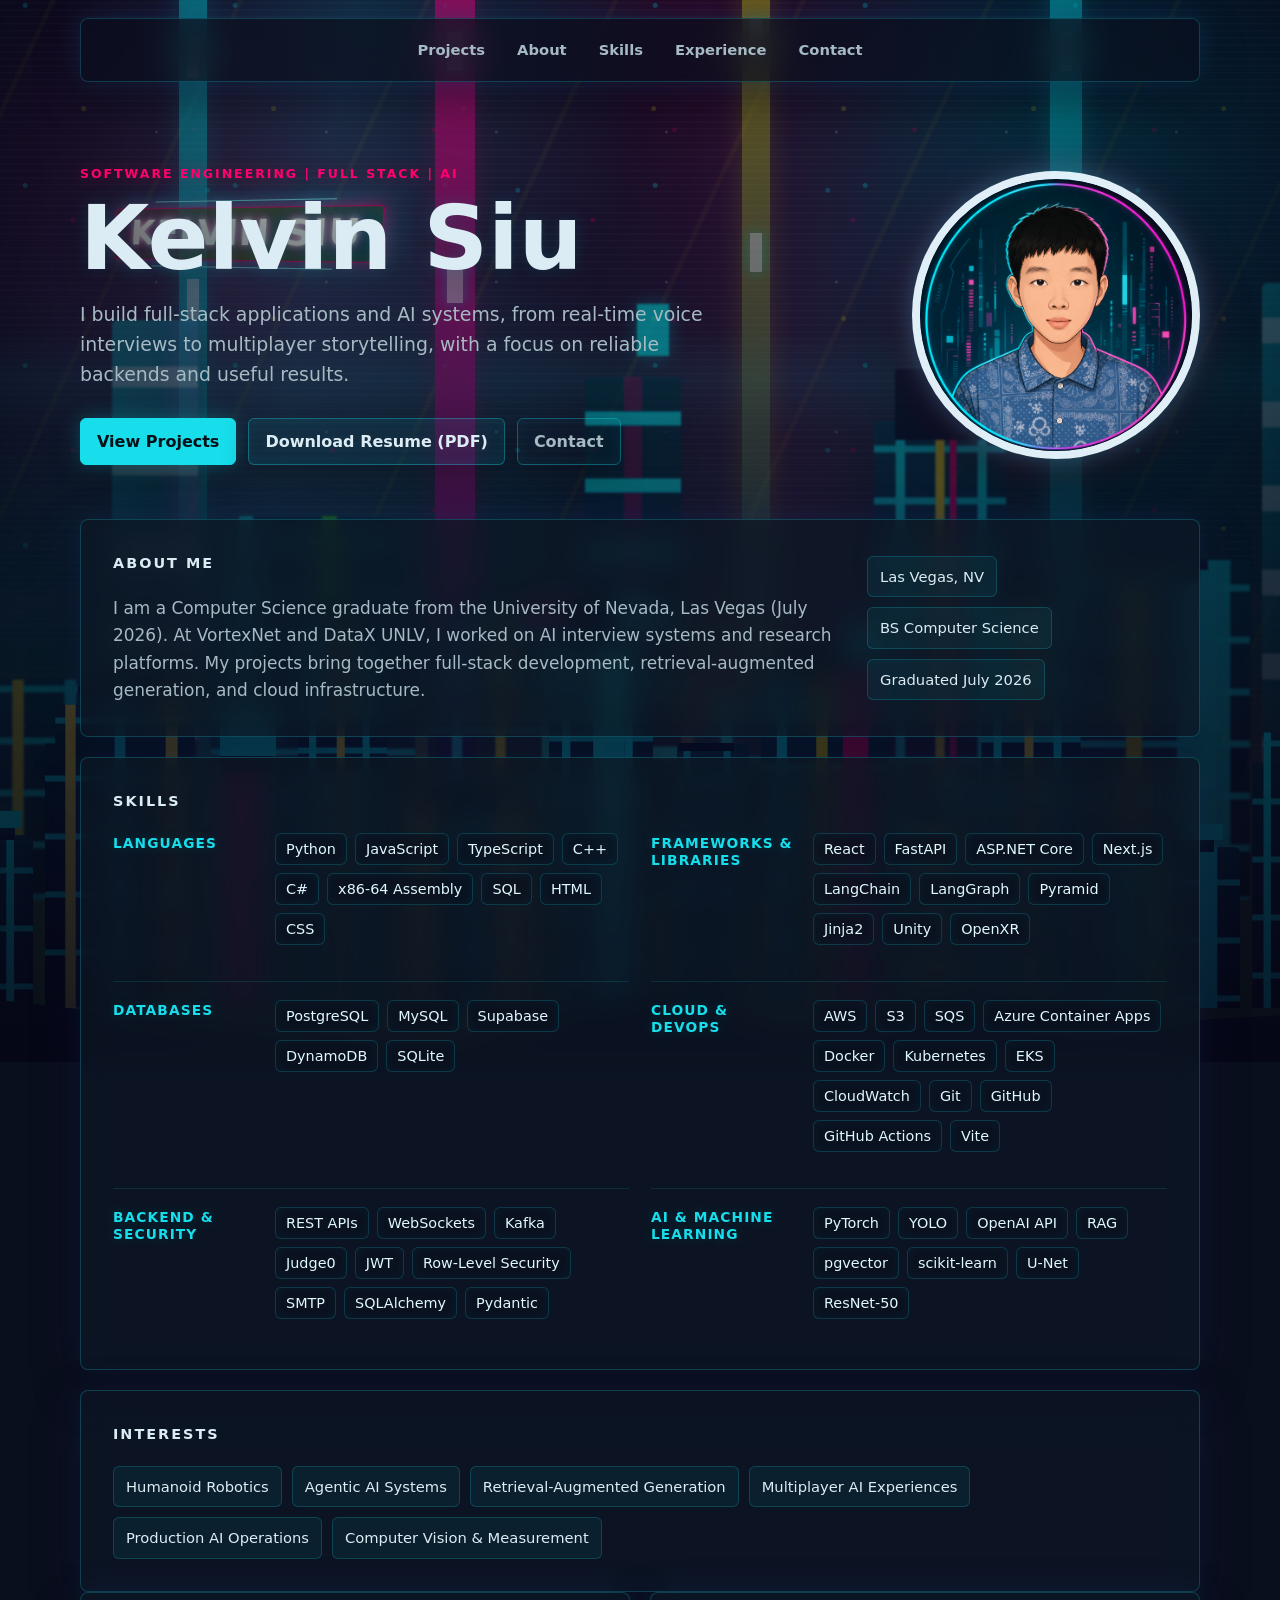
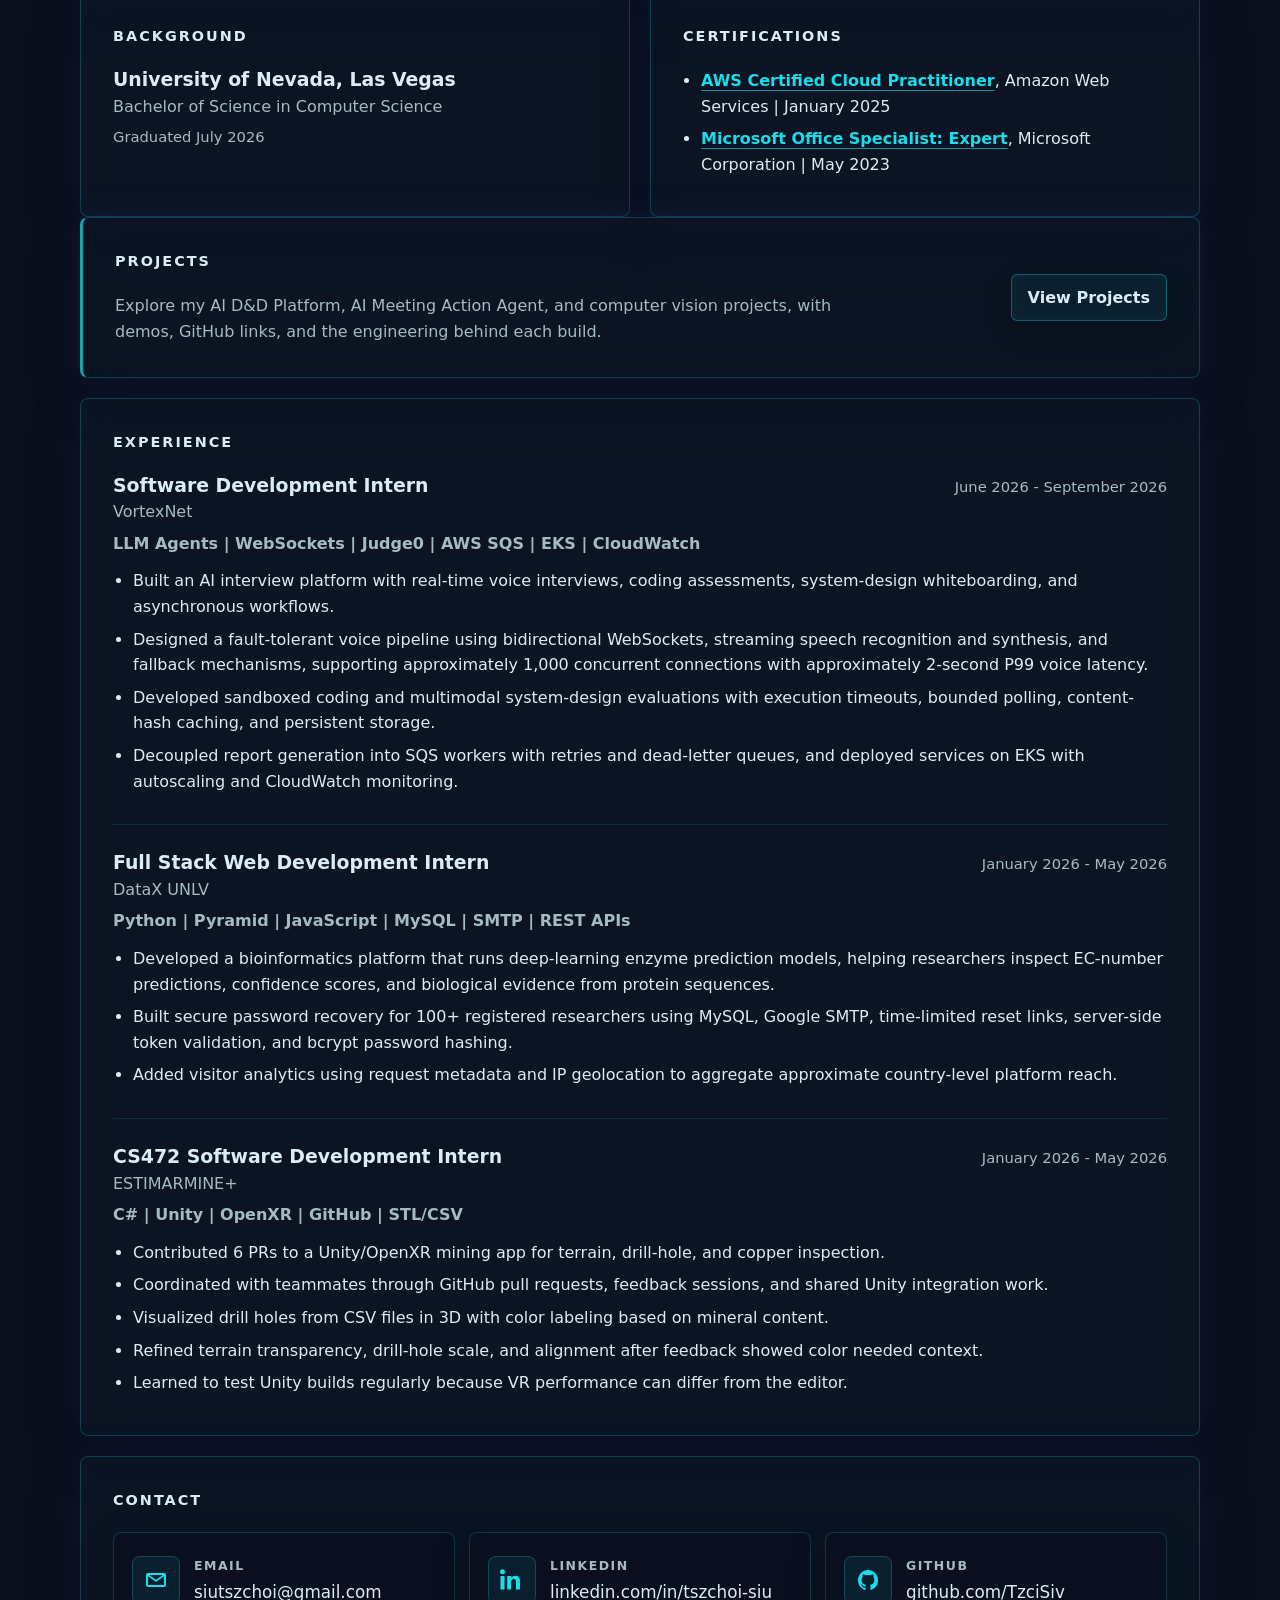
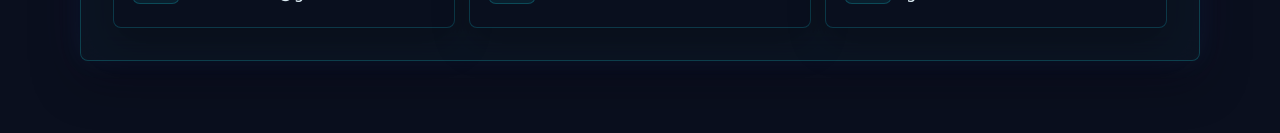
<file: index.html>
<!DOCTYPE html>
<html lang="en">
<head>
  <meta charset="UTF-8">
  <meta name="viewport" content="width=device-width, initial-scale=1.0">
  <title>Kelvin Siu | Software Engineer &amp; AI Developer</title>
  <meta name="description" content="Kelvin Siu is a UNLV Computer Science graduate building full-stack applications, real-time AI systems, and reliable cloud services. Explore experience, projects, and resume.">
  <link rel="stylesheet" href="theme.css">
  <link rel="stylesheet" href="styles.css">
</head>
<body>
  <div class="scene" aria-hidden="true">
    <div class="aurora"></div>
    <div class="scan-glow"></div>
    <div class="data-rain"></div>
    <div class="traffic-lanes">
      <span class="flyer f1"></span>
      <span class="flyer f2"></span>
      <span class="flyer f3"></span>
      <span class="flyer f4"></span>
      <span class="flyer f5"></span>
    </div>
    <div class="holo-pulses">
      <span class="pulse p1"></span>
      <span class="pulse p2"></span>
      <span class="pulse p3"></span>
    </div>
    <div class="name-sign">Kelvin Siu</div>
    <div class="beam beam-one"></div>
    <div class="beam beam-two"></div>
    <div class="beam beam-three"></div>
    <div class="beam beam-four"></div>
    <div class="skyline skyline-back">
      <span class="tower t1"></span>
      <span class="tower t2"></span>
      <span class="tower t3"></span>
      <span class="tower t4"></span>
      <span class="tower t5"></span>
      <span class="tower t6"></span>
      <span class="tower t7"></span>
      <span class="tower t8"></span>
      <span class="tower t9"></span>
    </div>
    <div class="skyline skyline-front">
      <span class="block b1"></span>
      <span class="block b2"></span>
      <span class="block b3"></span>
      <span class="block b4"></span>
      <span class="block b5"></span>
      <span class="block b6"></span>
      <span class="block b7"></span>
      <span class="block b8"></span>
      <span class="block b9"></span>
      <span class="block b10"></span>
      <span class="block b11"></span>
      <span class="block b12"></span>
    </div>
    <div class="foreground"></div>
  </div>

  <header class="site-header" aria-label="Site header">
    <nav class="site-nav" aria-label="Main navigation">
      <a href="projects.html" data-page="projects">Projects</a>
      <a href="index.html#about" data-section="about">About</a>
      <a href="index.html#skills" data-section="skills">Skills</a>
      <a href="index.html#experience" data-section="experience">Experience</a>
      <a href="index.html#contact" data-section="contact">Contact</a>
    </nav>
  </header>

  <main class="resume-shell">
    <section class="hero" id="home">
      <div class="hero-copy">
        <p class="eyebrow">Software Engineering | Full Stack | AI</p>
        <h1>Kelvin Siu</h1>
        <p class="hero-intro">
          I build full-stack applications and AI systems, from real-time voice interviews
          to multiplayer storytelling, with a focus on reliable backends and useful results.
        </p>
        <div class="hero-actions" aria-label="Primary links">
          <a class="section-link primary-link" href="projects.html">View Projects</a>
          <a class="section-link" href="assets/KelvinSiu_Resume.pdf" download>Download Resume (PDF)</a>
          <a class="section-link secondary-link" href="#contact">Contact</a>
        </div>
      </div>
      <div class="avatar-card" aria-label="Kelvin Siu avatar">
        <img class="avatar-image" src="assets/avatar-kelvin.png" alt="Stylized avatar of Kelvin Siu">
      </div>
    </section>

    <section class="panel about-panel" id="about">
      <div>
        <h2>About Me</h2>
        <p>
          I am a Computer Science graduate from the University of Nevada, Las Vegas
          (July 2026). At VortexNet and DataX UNLV, I worked on AI interview systems and
          research platforms. My projects bring together full-stack development,
          retrieval-augmented generation, and cloud infrastructure.
        </p>
      </div>
      <div class="quick-facts">
        <span>Las Vegas, NV</span>
        <span>BS Computer Science</span>
        <span>Graduated July 2026</span>
      </div>
    </section>

    <section class="grid">
      <article class="panel skills" id="skills">
        <h2>Skills</h2>
        <div class="skill-groups">
          <section class="skill-group">
            <h3>Languages</h3>
            <div class="skill-list">
              <span>Python</span>
              <span>JavaScript</span>
              <span>TypeScript</span>
              <span>C++</span>
              <span>C#</span>
              <span>x86-64 Assembly</span>
              <span>SQL</span>
              <span>HTML</span>
              <span>CSS</span>
            </div>
          </section>
          <section class="skill-group">
            <h3>Frameworks &amp; Libraries</h3>
            <div class="skill-list">
              <span>React</span>
              <span>FastAPI</span>
              <span>ASP.NET Core</span>
              <span>Next.js</span>
              <span>LangChain</span>
              <span>LangGraph</span>
              <span>Pyramid</span>
              <span>Jinja2</span>
              <span>Unity</span>
              <span>OpenXR</span>
            </div>
          </section>
          <section class="skill-group">
            <h3>Databases</h3>
            <div class="skill-list">
              <span>PostgreSQL</span>
              <span>MySQL</span>
              <span>Supabase</span>
              <span>DynamoDB</span>
              <span>SQLite</span>
            </div>
          </section>
          <section class="skill-group">
            <h3>Cloud &amp; DevOps</h3>
            <div class="skill-list">
              <span>AWS</span>
              <span>S3</span>
              <span>SQS</span>
              <span>Azure Container Apps</span>
              <span>Docker</span>
              <span>Kubernetes</span>
              <span>EKS</span>
              <span>CloudWatch</span>
              <span>Git</span>
              <span>GitHub</span>
              <span>GitHub Actions</span>
              <span>Vite</span>
            </div>
          </section>
          <section class="skill-group">
            <h3>Backend &amp; Security</h3>
            <div class="skill-list">
              <span>REST APIs</span>
              <span>WebSockets</span>
              <span>Kafka</span>
              <span>Judge0</span>
              <span>JWT</span>
              <span>Row-Level Security</span>
              <span>SMTP</span>
              <span>SQLAlchemy</span>
              <span>Pydantic</span>
            </div>
          </section>
          <section class="skill-group">
            <h3>AI &amp; Machine Learning</h3>
            <div class="skill-list">
              <span>PyTorch</span>
              <span>YOLO</span>
              <span>OpenAI API</span>
              <span>RAG</span>
              <span>pgvector</span>
              <span>scikit-learn</span>
              <span>U-Net</span>
              <span>ResNet-50</span>
            </div>
          </section>
        </div>
      </article>

      <article class="panel interests-panel">
        <h2>Interests</h2>
        <div class="interest-list">
          <span>Humanoid Robotics</span>
          <span>Agentic AI Systems</span>
          <span>Retrieval-Augmented Generation</span>
          <span>Multiplayer AI Experiences</span>
          <span>Production AI Operations</span>
          <span>Computer Vision &amp; Measurement</span>
        </div>
      </article>
    </section>

    <section class="grid background-grid" id="background">
      <article class="panel">
        <h2>Background</h2>
        <div class="item compact">
          <h3>University of Nevada, Las Vegas</h3>
          <p>Bachelor of Science in Computer Science</p>
          <p class="meta">Graduated July 2026</p>
        </div>
      </article>

      <article class="panel">
        <h2>Certifications</h2>
        <ul class="plain-list">
          <li><a href="https://cp.certmetrics.com/amazon/en/public/verify/credential/bde01372a55f4d6680331e376bc400aa" target="_blank" rel="noreferrer">AWS Certified Cloud Practitioner</a>, Amazon Web Services | January 2025</li>
          <li><a href="https://www.certiport.com/portal/Pages/PrintTranscriptInfo.aspx?action=Cert&id=425&cvid=XgqIyC0mG1aGMaocAeMxoQ==" target="_blank" rel="noreferrer">Microsoft Office Specialist: Expert</a>, Microsoft Corporation | May 2023</li>
        </ul>
      </article>
    </section>

    <section class="panel project-preview">
      <div>
        <h2>Projects</h2>
        <p>
          Explore my AI D&amp;D Platform, AI Meeting Action Agent, and computer vision
          projects, with demos, GitHub links, and the engineering behind each build.
        </p>
      </div>
      <a class="section-link" href="projects.html">View Projects</a>
    </section>

    <section class="panel" id="experience">
      <h2>Experience</h2>
      <article class="item">
        <div class="item-header">
          <div>
            <h3>Software Development Intern</h3>
            <p>VortexNet</p>
          </div>
          <span>June 2026 - September 2026</span>
        </div>
        <p class="stack">LLM Agents | WebSockets | Judge0 | AWS SQS | EKS | CloudWatch</p>
        <ul>
          <li>Built an AI interview platform with real-time voice interviews, coding assessments, system-design whiteboarding, and asynchronous workflows.</li>
          <li>Designed a fault-tolerant voice pipeline using bidirectional WebSockets, streaming speech recognition and synthesis, and fallback mechanisms, supporting approximately 1,000 concurrent connections with approximately 2-second P99 voice latency.</li>
          <li>Developed sandboxed coding and multimodal system-design evaluations with execution timeouts, bounded polling, content-hash caching, and persistent storage.</li>
          <li>Decoupled report generation into SQS workers with retries and dead-letter queues, and deployed services on EKS with autoscaling and CloudWatch monitoring.</li>
        </ul>
      </article>

      <article class="item">
        <div class="item-header">
          <div>
            <h3>Full Stack Web Development Intern</h3>
            <p>DataX UNLV</p>
          </div>
          <span>January 2026 - May 2026</span>
        </div>
        <p class="stack">Python | Pyramid | JavaScript | MySQL | SMTP | REST APIs</p>
        <ul>
          <li>Developed a bioinformatics platform that runs deep-learning enzyme prediction models, helping researchers inspect EC-number predictions, confidence scores, and biological evidence from protein sequences.</li>
          <li>Built secure password recovery for 100+ registered researchers using MySQL, Google SMTP, time-limited reset links, server-side token validation, and bcrypt password hashing.</li>
          <li>Added visitor analytics using request metadata and IP geolocation to aggregate approximate country-level platform reach.</li>
        </ul>
      </article>

      <article class="item">
        <div class="item-header">
          <div>
            <h3>CS472 Software Development Intern</h3>
            <p>ESTIMARMINE+</p>
          </div>
          <span>January 2026 - May 2026</span>
        </div>
        <p class="stack">C# | Unity | OpenXR | GitHub | STL/CSV</p>
        <ul>
          <li>Contributed 6 PRs to a Unity/OpenXR mining app for terrain, drill-hole, and copper inspection.</li>
          <li>Coordinated with teammates through GitHub pull requests, feedback sessions, and shared Unity integration work.</li>
          <li>Visualized drill holes from CSV files in 3D with color labeling based on mineral content.</li>
          <li>Refined terrain transparency, drill-hole scale, and alignment after feedback showed color needed context.</li>
          <li>Learned to test Unity builds regularly because VR performance can differ from the editor.</li>
        </ul>
      </article>

    </section>

    <section class="panel contact-panel" id="contact">
      <h2>Contact</h2>
      <div class="contact-grid">
        <a href="mailto:siutszchoi@gmail.com">
          <span class="contact-icon" aria-hidden="true">
            <svg viewBox="0 0 24 24">
              <path d="M4 5h16a2 2 0 0 1 2 2v10a2 2 0 0 1-2 2H4a2 2 0 0 1-2-2V7a2 2 0 0 1 2-2Zm0 3.2v8.8h16V8.2l-7.4 5.2a1 1 0 0 1-1.2 0L4 8.2Zm1.2-1.2 6.8 4.8L18.8 7H5.2Z"></path>
            </svg>
          </span>
          <span class="contact-copy">
            <span class="contact-label">Email</span>
            <span class="contact-value">siutszchoi@gmail.com</span>
          </span>
        </a>
        <a href="https://www.linkedin.com/in/tszchoi-siu/" target="_blank" rel="noreferrer">
          <span class="contact-icon" aria-hidden="true">
            <svg viewBox="0 0 24 24">
              <path d="M4.98 3.5A2.5 2.5 0 1 1 0 3.5a2.5 2.5 0 0 1 4.98 0ZM.5 8h4v13.5h-4V8Zm7 0h3.84v1.84h.05c.54-1.02 1.84-2.09 3.79-2.09 4.05 0 4.8 2.66 4.8 6.12v7.63h-4v-6.76c0-1.61-.03-3.68-2.24-3.68-2.25 0-2.59 1.75-2.59 3.56v6.88h-4V8Z"></path>
            </svg>
          </span>
          <span class="contact-copy">
            <span class="contact-label">LinkedIn</span>
            <span class="contact-value">linkedin.com/in/tszchoi-siu</span>
          </span>
        </a>
        <a href="https://github.com/TzciSiv" target="_blank" rel="noreferrer">
          <span class="contact-icon" aria-hidden="true">
            <svg viewBox="0 0 24 24">
              <path d="M12 2C6.48 2 2 6.58 2 12.24c0 4.52 2.87 8.36 6.84 9.72.5.1.68-.22.68-.49 0-.24-.01-1.05-.01-1.9-2.78.62-3.37-1.22-3.37-1.22-.45-1.18-1.11-1.49-1.11-1.49-.91-.64.07-.63.07-.63 1 .07 1.53 1.06 1.53 1.06.9 1.57 2.35 1.12 2.93.85.09-.67.35-1.12.63-1.38-2.22-.26-4.55-1.14-4.55-5.05 0-1.12.39-2.03 1.03-2.75-.1-.26-.45-1.3.1-2.71 0 0 .84-.28 2.75 1.05A9.32 9.32 0 0 1 12 6.97c.85 0 1.7.12 2.5.35 1.91-1.33 2.75-1.05 2.75-1.05.55 1.41.2 2.45.1 2.71.64.72 1.03 1.63 1.03 2.75 0 3.92-2.34 4.79-4.57 5.04.36.32.68.94.68 1.9 0 1.37-.01 2.47-.01 2.8 0 .27.18.59.69.49A10.1 10.1 0 0 0 22 12.24C22 6.58 17.52 2 12 2Z"></path>
            </svg>
          </span>
          <span class="contact-copy">
            <span class="contact-label">GitHub</span>
            <span class="contact-value">github.com/TzciSiv</span>
          </span>
        </a>
      </div>
    </section>
  </main>
  <script src="app.js"></script>
</body>
</html>
</file>
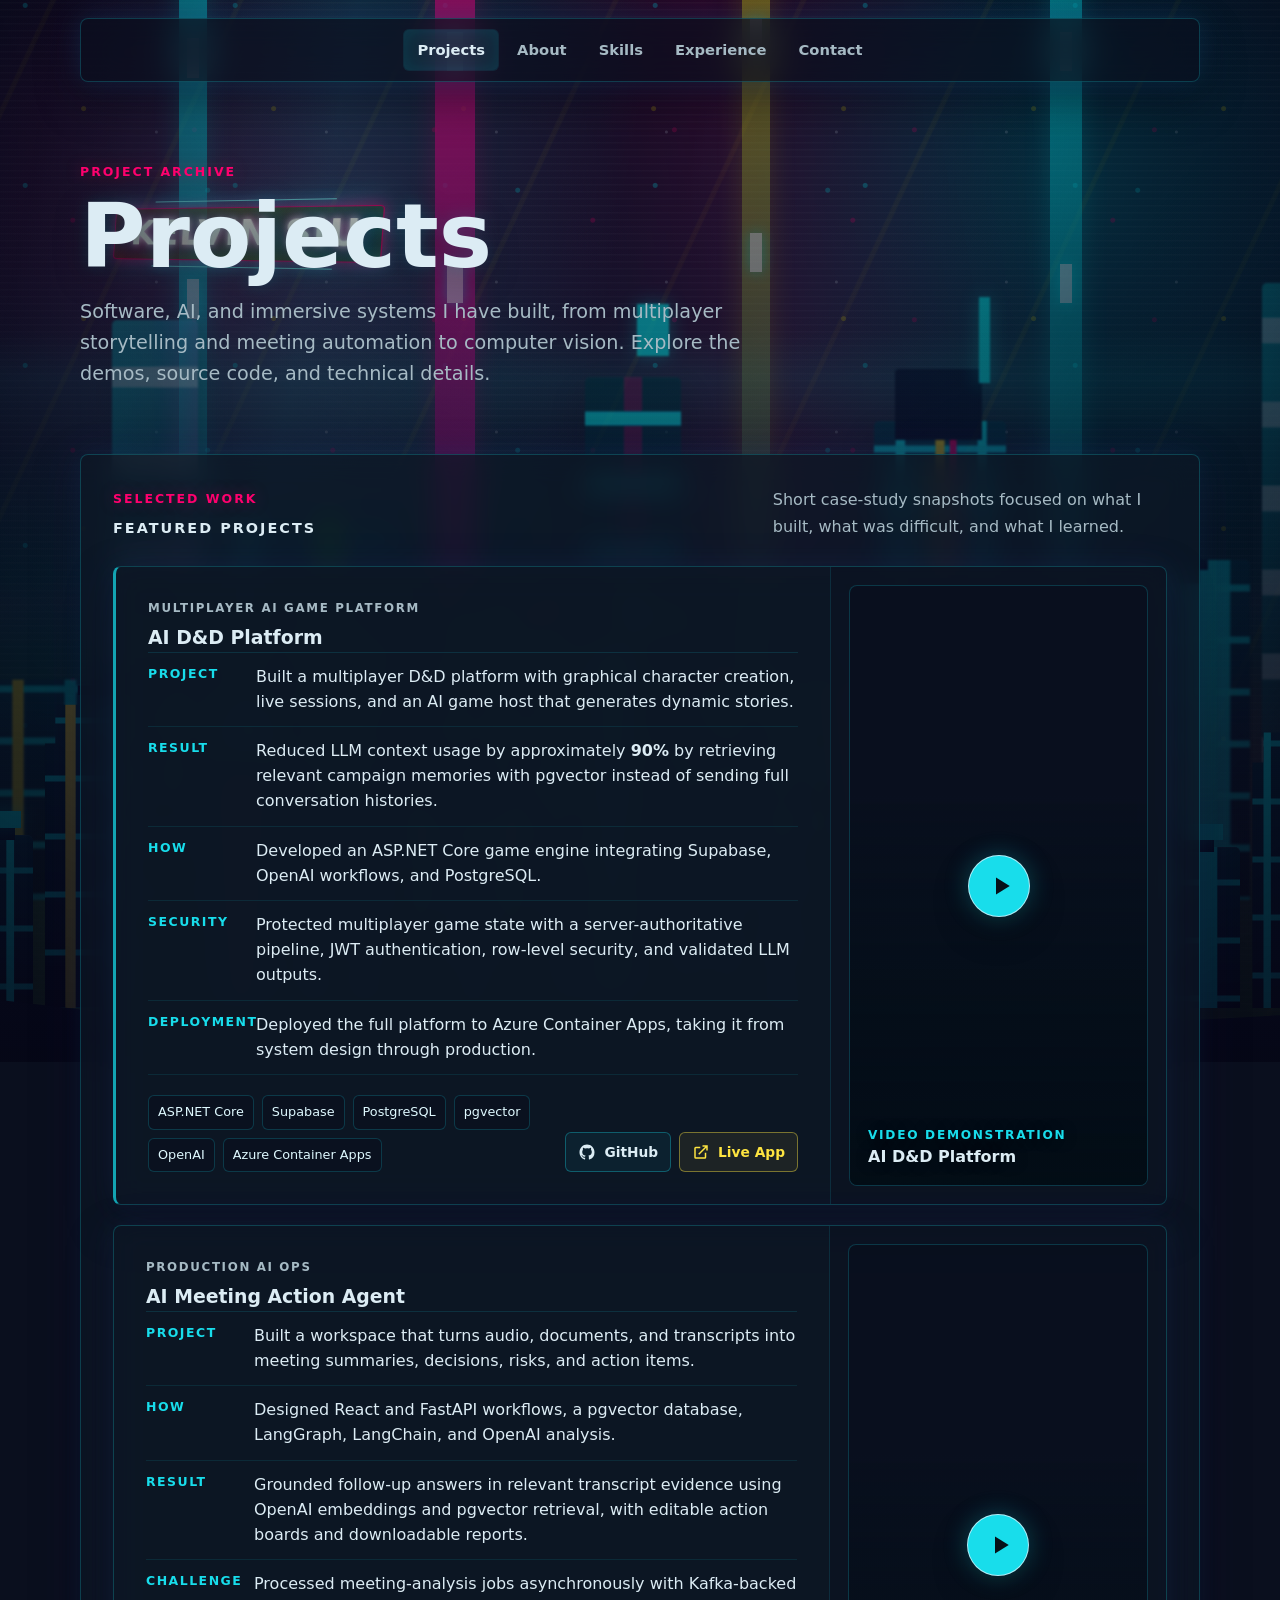
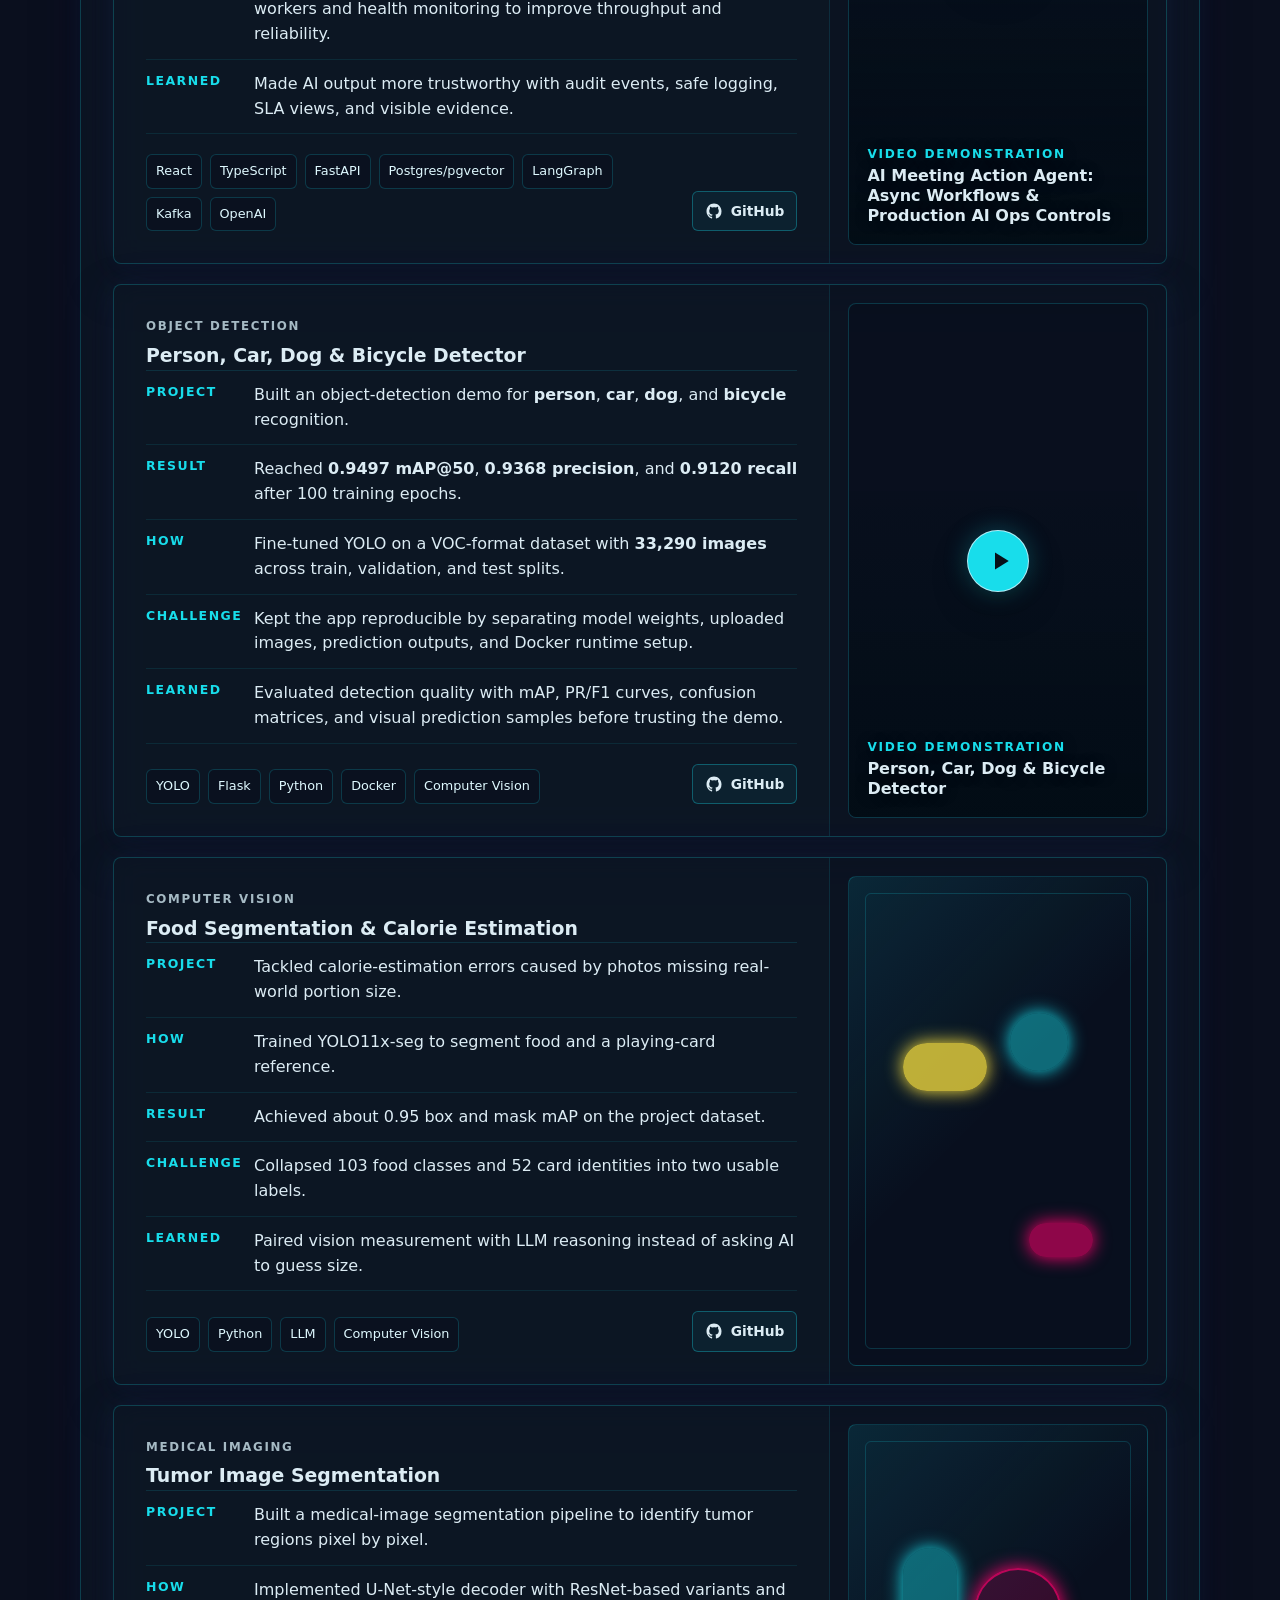
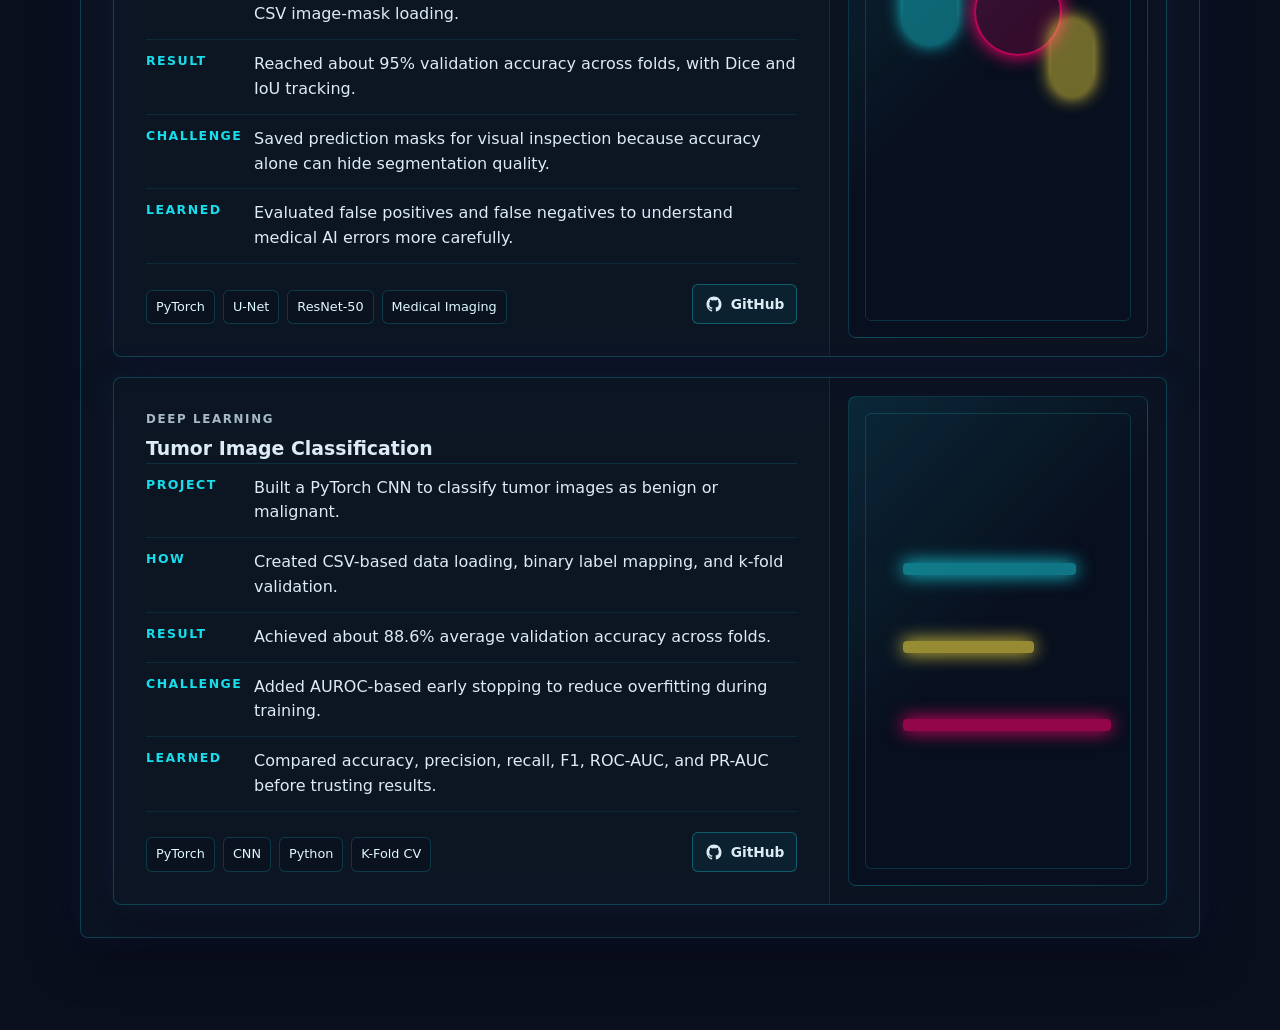
<file: projects.html>
<!DOCTYPE html>
<html lang="en">
<head>
  <meta charset="UTF-8">
  <meta name="viewport" content="width=device-width, initial-scale=1.0">
  <title>Kelvin Siu | Projects</title>
  <meta name="description" content="Software and AI projects by Kelvin Siu: a multiplayer AI D&amp;D platform, a meeting action agent, and applied computer vision. View demos, source code, and technical details.">
  <link rel="stylesheet" href="theme.css">
  <link rel="stylesheet" href="projects.css">
</head>
<body>
  <div class="scene" aria-hidden="true">
    <div class="aurora"></div>
    <div class="scan-glow"></div>
    <div class="data-rain"></div>
    <div class="traffic-lanes">
      <span class="flyer f1"></span>
      <span class="flyer f2"></span>
      <span class="flyer f3"></span>
      <span class="flyer f4"></span>
      <span class="flyer f5"></span>
    </div>
    <div class="holo-pulses">
      <span class="pulse p1"></span>
      <span class="pulse p2"></span>
      <span class="pulse p3"></span>
    </div>
    <div class="name-sign">Kelvin Siu</div>
    <div class="beam beam-one"></div>
    <div class="beam beam-two"></div>
    <div class="beam beam-three"></div>
    <div class="beam beam-four"></div>
    <div class="skyline skyline-back">
      <span class="tower t1"></span>
      <span class="tower t2"></span>
      <span class="tower t3"></span>
      <span class="tower t4"></span>
      <span class="tower t5"></span>
      <span class="tower t6"></span>
      <span class="tower t7"></span>
      <span class="tower t8"></span>
      <span class="tower t9"></span>
    </div>
    <div class="skyline skyline-front">
      <span class="block b1"></span>
      <span class="block b2"></span>
      <span class="block b3"></span>
      <span class="block b4"></span>
      <span class="block b5"></span>
      <span class="block b6"></span>
      <span class="block b7"></span>
      <span class="block b8"></span>
      <span class="block b9"></span>
      <span class="block b10"></span>
      <span class="block b11"></span>
      <span class="block b12"></span>
    </div>
    <div class="foreground"></div>
  </div>

  <header class="site-header" aria-label="Site header">
    <nav class="site-nav" aria-label="Main navigation">
      <a class="is-active" href="projects.html" data-page="projects" aria-current="page">Projects</a>
      <a href="index.html#about" data-section="about">About</a>
      <a href="index.html#skills" data-section="skills">Skills</a>
      <a href="index.html#experience" data-section="experience">Experience</a>
      <a href="index.html#contact" data-section="contact">Contact</a>
    </nav>
  </header>

  <main class="resume-shell project-page">
    <section class="page-hero">
      <p class="eyebrow">Project Archive</p>
      <h1>Projects</h1>
      <p>
        Software, AI, and immersive systems I have built, from multiplayer storytelling
        and meeting automation to computer vision. Explore the demos, source code, and technical details.
      </p>
    </section>

    <section class="panel projects-panel">
      <div class="projects-heading">
        <div>
          <p class="eyebrow">Selected work</p>
          <h2>Featured Projects</h2>
        </div>
        <p>
          Short case-study snapshots focused on what I built, what was difficult,
          and what I learned.
        </p>
      </div>
      <div class="project-grid project-grid-wide">
        <article class="project-card">
          <div class="project-body">
            <p class="project-kicker">Multiplayer AI game platform</p>
            <h3>AI D&amp;D Platform</h3>
            <ul class="project-points project-story">
              <li><strong>Project</strong><span>Built a multiplayer D&amp;D platform with graphical character creation, live sessions, and an AI game host that generates dynamic stories.</span></li>
              <li><strong>Result</strong><span>Reduced LLM context usage by approximately <b>90%</b> by retrieving relevant campaign memories with pgvector instead of sending full conversation histories.</span></li>
              <li><strong>How</strong><span>Developed an ASP.NET Core game engine integrating Supabase, OpenAI workflows, and PostgreSQL.</span></li>
              <li><strong>Security</strong><span>Protected multiplayer game state with a server-authoritative pipeline, JWT authentication, row-level security, and validated LLM outputs.</span></li>
              <li><strong>Deployment</strong><span>Deployed the full platform to Azure Container Apps, taking it from system design through production.</span></li>
            </ul>
            <div class="project-footer">
              <div class="project-meta">
                <span>ASP.NET Core</span>
                <span>Supabase</span>
                <span>PostgreSQL</span>
                <span>pgvector</span>
                <span>OpenAI</span>
                <span>Azure Container Apps</span>
              </div>
              <div class="project-links" role="group" aria-label="AI D&amp;D Platform project links">
                <a class="github-link" href="https://github.com/TzciSiv/ai-tabletop-rpg-host" target="_blank" rel="noreferrer" aria-label="Open AI D&amp;D Platform on GitHub">
                  <svg viewBox="0 0 24 24" aria-hidden="true">
                    <path d="M12 2C6.48 2 2 6.58 2 12.24c0 4.52 2.87 8.36 6.84 9.72.5.1.68-.22.68-.49 0-.24-.01-1.05-.01-1.9-2.78.62-3.37-1.22-3.37-1.22-.45-1.18-1.11-1.49-1.11-1.49-.91-.64.07-.63.07-.63 1 .07 1.53 1.06 1.53 1.06.9 1.57 2.35 1.12 2.93.85.09-.67.35-1.12.63-1.38-2.22-.26-4.55-1.14-4.55-5.05 0-1.12.39-2.03 1.03-2.75-.1-.26-.45-1.3.1-2.71 0 0 .84-.28 2.75 1.05A9.32 9.32 0 0 1 12 6.97c.85 0 1.7.12 2.5.35 1.91-1.33 2.75-1.05 2.75-1.05.55 1.41.2 2.45.1 2.71.64.72 1.03 1.63 1.03 2.75 0 3.92-2.34 4.79-4.57 5.04.36.32.68.94.68 1.9 0 1.37-.01 2.47-.01 2.8 0 .27.18.59.69.49A10.1 10.1 0 0 0 22 12.24C22 6.58 17.52 2 12 2Z"></path>
                  </svg>
                  GitHub
                </a>
                <a class="github-link live-link" href="https://aittrpg-app.kindmushroom-faf364cc.westus2.azurecontainerapps.io/campaigns" target="_blank" rel="noreferrer" aria-label="Open the live AI D&amp;D Platform">
                  <svg viewBox="0 0 24 24" aria-hidden="true">
                    <path d="M14 3h7v7h-2V6.41l-9.29 9.3-1.42-1.42L17.59 5H14V3ZM5 5h6v2H5v12h12v-6h2v6a2 2 0 0 1-2 2H5a2 2 0 0 1-2-2V7a2 2 0 0 1 2-2Z"></path>
                  </svg>
                  Live App
                </a>
              </div>
            </div>
          </div>
          <div class="project-visual">
            <a class="project-video-link" href="https://www.youtube.com/watch?v=cUbBd-EtOU8" target="_blank" rel="noreferrer" aria-label="Watch the AI D&amp;D Platform video demonstration on YouTube">
              <span class="video-thumb" style="--video-thumb: url('https://img.youtube.com/vi/cUbBd-EtOU8/hqdefault.jpg');" aria-hidden="true"></span>
              <span class="video-play" aria-hidden="true">
                <svg viewBox="0 0 24 24">
                  <path d="M8 5.14v13.72L19 12 8 5.14Z"></path>
                </svg>
              </span>
              <span class="video-copy">
                <span>Video Demonstration</span>
                AI D&amp;D Platform
              </span>
            </a>
          </div>
        </article>

        <article class="project-card">
          <div class="project-body">
            <p class="project-kicker">Production AI ops</p>
            <h3>AI Meeting Action Agent</h3>
            <ul class="project-points project-story">
              <li><strong>Project</strong><span>Built a workspace that turns audio, documents, and transcripts into meeting summaries, decisions, risks, and action items.</span></li>
              <li><strong>How</strong><span>Designed React and FastAPI workflows, a pgvector database, LangGraph, LangChain, and OpenAI analysis.</span></li>
              <li><strong>Result</strong><span>Grounded follow-up answers in relevant transcript evidence using OpenAI embeddings and pgvector retrieval, with editable action boards and downloadable reports.</span></li>
              <li><strong>Challenge</strong><span>Processed meeting-analysis jobs asynchronously with Kafka-backed workers and health monitoring to improve throughput and reliability.</span></li>
              <li><strong>Learned</strong><span>Made AI output more trustworthy with audit events, safe logging, SLA views, and visible evidence.</span></li>
            </ul>
            <div class="project-footer">
              <div class="project-meta">
                <span>React</span>
                <span>TypeScript</span>
                <span>FastAPI</span>
                <span>Postgres/pgvector</span>
                <span>LangGraph</span>
                <span>Kafka</span>
                <span>OpenAI</span>
              </div>
              <a class="github-link" href="https://github.com/TzciSiv/ai-meeting-action-agent" target="_blank" rel="noreferrer" aria-label="Open AI Meeting Action Agent on GitHub">
                <svg viewBox="0 0 24 24" aria-hidden="true">
                  <path d="M12 2C6.48 2 2 6.58 2 12.24c0 4.52 2.87 8.36 6.84 9.72.5.1.68-.22.68-.49 0-.24-.01-1.05-.01-1.9-2.78.62-3.37-1.22-3.37-1.22-.45-1.18-1.11-1.49-1.11-1.49-.91-.64.07-.63.07-.63 1 .07 1.53 1.06 1.53 1.06.9 1.57 2.35 1.12 2.93.85.09-.67.35-1.12.63-1.38-2.22-.26-4.55-1.14-4.55-5.05 0-1.12.39-2.03 1.03-2.75-.1-.26-.45-1.3.1-2.71 0 0 .84-.28 2.75 1.05A9.32 9.32 0 0 1 12 6.97c.85 0 1.7.12 2.5.35 1.91-1.33 2.75-1.05 2.75-1.05.55 1.41.2 2.45.1 2.71.64.72 1.03 1.63 1.03 2.75 0 3.92-2.34 4.79-4.57 5.04.36.32.68.94.68 1.9 0 1.37-.01 2.47-.01 2.8 0 .27.18.59.69.49A10.1 10.1 0 0 0 22 12.24C22 6.58 17.52 2 12 2Z"></path>
                </svg>
                GitHub
              </a>
            </div>
          </div>
          <div class="project-visual">
            <a class="project-video-link" href="https://www.youtube.com/watch?v=N-ZjkUryrOc" target="_blank" rel="noreferrer" aria-label="Watch Video Demonstration: AI Meeting Action Agent: Async Workflows &amp; Production AI Ops Controls on YouTube">
              <span class="video-thumb" aria-hidden="true"></span>
              <span class="video-play" aria-hidden="true">
                <svg viewBox="0 0 24 24">
                  <path d="M8 5.14v13.72L19 12 8 5.14Z"></path>
                </svg>
              </span>
              <span class="video-copy">
                <span>Video Demonstration</span>
                AI Meeting Action Agent: Async Workflows &amp; Production AI Ops Controls
              </span>
            </a>
          </div>
        </article>

        <article class="project-card">
          <div class="project-body">
            <p class="project-kicker">Object detection</p>
            <h3>Person, Car, Dog &amp; Bicycle Detector</h3>
            <ul class="project-points project-story">
              <li><strong>Project</strong><span>Built an object-detection demo for <b>person</b>, <b>car</b>, <b>dog</b>, and <b>bicycle</b> recognition.</span></li>
              <li><strong>Result</strong><span>Reached <b>0.9497 mAP@50</b>, <b>0.9368 precision</b>, and <b>0.9120 recall</b> after 100 training epochs.</span></li>
              <li><strong>How</strong><span>Fine-tuned YOLO on a VOC-format dataset with <b>33,290 images</b> across train, validation, and test splits.</span></li>
              <li><strong>Challenge</strong><span>Kept the app reproducible by separating model weights, uploaded images, prediction outputs, and Docker runtime setup.</span></li>
              <li><strong>Learned</strong><span>Evaluated detection quality with mAP, PR/F1 curves, confusion matrices, and visual prediction samples before trusting the demo.</span></li>
            </ul>
            <div class="project-footer">
              <div class="project-meta">
                <span>YOLO</span>
                <span>Flask</span>
                <span>Python</span>
                <span>Docker</span>
                <span>Computer Vision</span>
              </div>
              <a class="github-link" href="https://github.com/TzciSiv/Person-Car-Dog-Bicycle-Detector/tree/main" target="_blank" rel="noreferrer" aria-label="Open Person, Car, Dog and Bicycle Detector on GitHub">
                <svg viewBox="0 0 24 24" aria-hidden="true">
                  <path d="M12 2C6.48 2 2 6.58 2 12.24c0 4.52 2.87 8.36 6.84 9.72.5.1.68-.22.68-.49 0-.24-.01-1.05-.01-1.9-2.78.62-3.37-1.22-3.37-1.22-.45-1.18-1.11-1.49-1.11-1.49-.91-.64.07-.63.07-.63 1 .07 1.53 1.06 1.53 1.06.9 1.57 2.35 1.12 2.93.85.09-.67.35-1.12.63-1.38-2.22-.26-4.55-1.14-4.55-5.05 0-1.12.39-2.03 1.03-2.75-.1-.26-.45-1.3.1-2.71 0 0 .84-.28 2.75 1.05A9.32 9.32 0 0 1 12 6.97c.85 0 1.7.12 2.5.35 1.91-1.33 2.75-1.05 2.75-1.05.55 1.41.2 2.45.1 2.71.64.72 1.03 1.63 1.03 2.75 0 3.92-2.34 4.79-4.57 5.04.36.32.68.94.68 1.9 0 1.37-.01 2.47-.01 2.8 0 .27.18.59.69.49A10.1 10.1 0 0 0 22 12.24C22 6.58 17.52 2 12 2Z"></path>
                </svg>
                GitHub
              </a>
            </div>
          </div>
          <div class="project-visual">
            <a class="project-video-link" href="https://www.youtube.com/watch?v=2yfvwid7otA" target="_blank" rel="noreferrer" aria-label="Watch Video Demonstration: Person, Car, Dog and Bicycle Detector on YouTube">
              <span class="video-thumb" style="--video-thumb: url('https://img.youtube.com/vi/2yfvwid7otA/hqdefault.jpg');" aria-hidden="true"></span>
              <span class="video-play" aria-hidden="true">
                <svg viewBox="0 0 24 24">
                  <path d="M8 5.14v13.72L19 12 8 5.14Z"></path>
                </svg>
              </span>
              <span class="video-copy">
                <span>Video Demonstration</span>
                Person, Car, Dog &amp; Bicycle Detector
              </span>
            </a>
          </div>
        </article>

        <article class="project-card">
          <div class="project-body">
            <p class="project-kicker">Computer vision</p>
            <h3>Food Segmentation &amp; Calorie Estimation</h3>
            <ul class="project-points project-story">
              <li><strong>Project</strong><span>Tackled calorie-estimation errors caused by photos missing real-world portion size.</span></li>
              <li><strong>How</strong><span>Trained YOLO11x-seg to segment food and a playing-card reference.</span></li>
              <li><strong>Result</strong><span>Achieved about 0.95 box and mask mAP on the project dataset.</span></li>
              <li><strong>Challenge</strong><span>Collapsed 103 food classes and 52 card identities into two usable labels.</span></li>
              <li><strong>Learned</strong><span>Paired vision measurement with LLM reasoning instead of asking AI to guess size.</span></li>
            </ul>
            <div class="project-footer">
              <div class="project-meta">
                <span>YOLO</span>
                <span>Python</span>
                <span>LLM</span>
                <span>Computer Vision</span>
              </div>
              <a class="github-link" href="https://github.com/TzciSiv/food-segmentation-and-measurement" target="_blank" rel="noreferrer" aria-label="Open Food Segmentation and Calorie Estimation on GitHub">
                <svg viewBox="0 0 24 24" aria-hidden="true">
                  <path d="M12 2C6.48 2 2 6.58 2 12.24c0 4.52 2.87 8.36 6.84 9.72.5.1.68-.22.68-.49 0-.24-.01-1.05-.01-1.9-2.78.62-3.37-1.22-3.37-1.22-.45-1.18-1.11-1.49-1.11-1.49-.91-.64.07-.63.07-.63 1 .07 1.53 1.06 1.53 1.06.9 1.57 2.35 1.12 2.93.85.09-.67.35-1.12.63-1.38-2.22-.26-4.55-1.14-4.55-5.05 0-1.12.39-2.03 1.03-2.75-.1-.26-.45-1.3.1-2.71 0 0 .84-.28 2.75 1.05A9.32 9.32 0 0 1 12 6.97c.85 0 1.7.12 2.5.35 1.91-1.33 2.75-1.05 2.75-1.05.55 1.41.2 2.45.1 2.71.64.72 1.03 1.63 1.03 2.75 0 3.92-2.34 4.79-4.57 5.04.36.32.68.94.68 1.9 0 1.37-.01 2.47-.01 2.8 0 .27.18.59.69.49A10.1 10.1 0 0 0 22 12.24C22 6.58 17.52 2 12 2Z"></path>
                </svg>
                GitHub
              </a>
            </div>
          </div>
          <div class="project-visual">
            <div class="project-shot food-shot" aria-label="Food segmentation project screenshot mockup">
              <span></span>
              <span></span>
              <span></span>
            </div>
          </div>
        </article>

        <article class="project-card">
          <div class="project-body">
            <p class="project-kicker">Medical imaging</p>
            <h3>Tumor Image Segmentation</h3>
            <ul class="project-points project-story">
              <li><strong>Project</strong><span>Built a medical-image segmentation pipeline to identify tumor regions pixel by pixel.</span></li>
              <li><strong>How</strong><span>Implemented U-Net-style decoder with ResNet-based variants and CSV image-mask loading.</span></li>
              <li><strong>Result</strong><span>Reached about 95% validation accuracy across folds, with Dice and IoU tracking.</span></li>
              <li><strong>Challenge</strong><span>Saved prediction masks for visual inspection because accuracy alone can hide segmentation quality.</span></li>
              <li><strong>Learned</strong><span>Evaluated false positives and false negatives to understand medical AI errors more carefully.</span></li>
            </ul>
            <div class="project-footer">
              <div class="project-meta">
                <span>PyTorch</span>
                <span>U-Net</span>
                <span>ResNet-50</span>
                <span>Medical Imaging</span>
              </div>
              <a class="github-link" href="https://github.com/TzciSiv/Tumor-Image-Segmentation" target="_blank" rel="noreferrer" aria-label="Open Tumor Image Segmentation on GitHub">
                <svg viewBox="0 0 24 24" aria-hidden="true">
                  <path d="M12 2C6.48 2 2 6.58 2 12.24c0 4.52 2.87 8.36 6.84 9.72.5.1.68-.22.68-.49 0-.24-.01-1.05-.01-1.9-2.78.62-3.37-1.22-3.37-1.22-.45-1.18-1.11-1.49-1.11-1.49-.91-.64.07-.63.07-.63 1 .07 1.53 1.06 1.53 1.06.9 1.57 2.35 1.12 2.93.85.09-.67.35-1.12.63-1.38-2.22-.26-4.55-1.14-4.55-5.05 0-1.12.39-2.03 1.03-2.75-.1-.26-.45-1.3.1-2.71 0 0 .84-.28 2.75 1.05A9.32 9.32 0 0 1 12 6.97c.85 0 1.7.12 2.5.35 1.91-1.33 2.75-1.05 2.75-1.05.55 1.41.2 2.45.1 2.71.64.72 1.03 1.63 1.03 2.75 0 3.92-2.34 4.79-4.57 5.04.36.32.68.94.68 1.9 0 1.37-.01 2.47-.01 2.8 0 .27.18.59.69.49A10.1 10.1 0 0 0 22 12.24C22 6.58 17.52 2 12 2Z"></path>
                </svg>
                GitHub
              </a>
            </div>
          </div>
          <div class="project-visual">
            <div class="project-shot segment-shot" aria-label="Tumor segmentation project screenshot mockup">
              <span></span>
              <span></span>
              <span></span>
            </div>
          </div>
        </article>

        <article class="project-card">
          <div class="project-body">
            <p class="project-kicker">Deep learning</p>
            <h3>Tumor Image Classification</h3>
            <ul class="project-points project-story">
              <li><strong>Project</strong><span>Built a PyTorch CNN to classify tumor images as benign or malignant.</span></li>
              <li><strong>How</strong><span>Created CSV-based data loading, binary label mapping, and k-fold validation.</span></li>
              <li><strong>Result</strong><span>Achieved about 88.6% average validation accuracy across folds.</span></li>
              <li><strong>Challenge</strong><span>Added AUROC-based early stopping to reduce overfitting during training.</span></li>
              <li><strong>Learned</strong><span>Compared accuracy, precision, recall, F1, ROC-AUC, and PR-AUC before trusting results.</span></li>
            </ul>
            <div class="project-footer">
              <div class="project-meta">
                <span>PyTorch</span>
                <span>CNN</span>
                <span>Python</span>
                <span>K-Fold CV</span>
              </div>
              <a class="github-link" href="https://github.com/TzciSiv/Tumor-Image-Classification" target="_blank" rel="noreferrer" aria-label="Open Tumor Image Classification on GitHub">
                <svg viewBox="0 0 24 24" aria-hidden="true">
                  <path d="M12 2C6.48 2 2 6.58 2 12.24c0 4.52 2.87 8.36 6.84 9.72.5.1.68-.22.68-.49 0-.24-.01-1.05-.01-1.9-2.78.62-3.37-1.22-3.37-1.22-.45-1.18-1.11-1.49-1.11-1.49-.91-.64.07-.63.07-.63 1 .07 1.53 1.06 1.53 1.06.9 1.57 2.35 1.12 2.93.85.09-.67.35-1.12.63-1.38-2.22-.26-4.55-1.14-4.55-5.05 0-1.12.39-2.03 1.03-2.75-.1-.26-.45-1.3.1-2.71 0 0 .84-.28 2.75 1.05A9.32 9.32 0 0 1 12 6.97c.85 0 1.7.12 2.5.35 1.91-1.33 2.75-1.05 2.75-1.05.55 1.41.2 2.45.1 2.71.64.72 1.03 1.63 1.03 2.75 0 3.92-2.34 4.79-4.57 5.04.36.32.68.94.68 1.9 0 1.37-.01 2.47-.01 2.8 0 .27.18.59.69.49A10.1 10.1 0 0 0 22 12.24C22 6.58 17.52 2 12 2Z"></path>
                </svg>
                GitHub
              </a>
            </div>
          </div>
          <div class="project-visual">
            <div class="project-shot classify-shot" aria-label="Tumor classification project screenshot mockup">
              <span></span>
              <span></span>
              <span></span>
            </div>
          </div>
        </article>
      </div>
    </section>
  </main>
  <script src="app.js"></script>
</body>
</html>
</file>
<file: theme.css>
/* Shared theme, navigation, animated city background, and reusable layout primitives. */

:root {
  --ink: #dcecf4;
  --muted: #a6bac4;
  --cyan: #18ddeb;
  --lime: #fee440;
  --magenta: #ff006e;
  --night: #0a0f1e;
  --panel: rgba(13, 23, 38, 0.7);
  --panel-border: rgba(24, 221, 235, 0.22);
  --accent-soft: rgba(24, 221, 235, 0.1);
  --city-cyan: #00f5ff;
  --city-lime: #f8e602;
  --city-magenta: #ff006e;
  --city-purple: #772289;
  --scroll-depth: 0px;
}

* {
  box-sizing: border-box;
}

html {
  scroll-behavior: smooth;
}

body {
  min-height: 100vh;
  margin: 0;
  color: var(--ink);
  font-family: Inter, ui-sans-serif, system-ui, -apple-system, BlinkMacSystemFont, "Segoe UI", sans-serif;
  line-height: 1.6;
  background: var(--night);
  overflow-x: hidden;
}

a {
  color: inherit;
  text-decoration-color: rgba(24, 221, 235, 0.62);
  text-underline-offset: 4px;
}

.site-header {
  position: fixed;
  top: 18px;
  left: 50%;
  z-index: 30;
  display: flex;
  align-items: center;
  width: min(1120px, calc(100% - 32px));
  padding: 10px;
  border: 1px solid rgba(24, 221, 235, 0.22);
  border-radius: 8px;
  background: rgba(10, 15, 30, 0.66);
  box-shadow:
    0 0 24px rgba(24, 221, 235, 0.1),
    0 0 38px rgba(131, 56, 236, 0.08),
    0 18px 44px rgba(2, 4, 12, 0.42);
  transform: translateX(-50%);
  backdrop-filter: blur(18px);
  transition: border-color 220ms ease, background 220ms ease, box-shadow 220ms ease;
}

.site-header.is-scrolled {
  border-color: rgba(255, 0, 110, 0.32);
  background: rgba(10, 15, 30, 0.78);
  box-shadow:
    0 0 30px rgba(255, 0, 110, 0.12),
    0 18px 48px rgba(2, 4, 12, 0.5);
}

.site-nav {
  display: flex;
  width: 100%;
  align-items: center;
  justify-content: center;
  gap: 4px;
  white-space: nowrap;
}

.site-nav a {
  padding: 8px 13px;
  border: 1px solid transparent;
  border-radius: 6px;
  color: var(--muted);
  background: transparent;
  font-size: 0.92rem;
  font-weight: 800;
  text-align: center;
  text-decoration: none;
  transition: color 180ms ease, background 180ms ease, border-color 180ms ease;
}

.site-nav a.is-active,
.site-header.is-scrolled .site-nav a.is-active {
  color: var(--ink);
  background: var(--accent-soft);
  box-shadow: inset 0 0 16px rgba(24, 221, 235, 0.1);
}

.site-nav a:hover {
  border-color: rgba(24, 221, 235, 0.38);
  color: var(--ink);
  background: rgba(255, 0, 110, 0.1);
}

.scene {
  position: fixed;
  top: -13vh;
  right: 0;
  bottom: -18vh;
  left: 0;
  z-index: -2;
  overflow: hidden;
  contain: paint;
  background:
    radial-gradient(circle at 50% 86%, rgba(248, 230, 2, 0.58), transparent 27%),
    radial-gradient(circle at 18% 32%, rgba(255, 0, 110, 0.28), transparent 30%),
    radial-gradient(circle at 84% 26%, rgba(0, 245, 255, 0.22), transparent 28%),
    linear-gradient(180deg, #050717 0%, #081a2f 34%, #073b46 62%, #365d1f 100%);
  transform: translate3d(0, calc(var(--scroll-depth) * -1), 0);
  will-change: transform;
}

.scene::before {
  content: "";
  position: absolute;
  inset: -20%;
  z-index: 0;
  background:
    linear-gradient(100deg, transparent 18%, rgba(0, 245, 255, 0.18), transparent 47%),
    linear-gradient(260deg, transparent 28%, rgba(255, 0, 110, 0.18), transparent 58%),
    repeating-linear-gradient(115deg, transparent 0 86px, rgba(248, 230, 2, 0.055) 88px 91px, transparent 93px 170px);
  animation: hazeShift 18s ease-in-out infinite alternate;
  pointer-events: none;
  will-change: transform;
}

.scene::after {
  content: "";
  position: absolute;
  inset: 0;
  z-index: 8;
  background:
    radial-gradient(circle at 50% 16%, transparent 0 25%, rgba(6, 7, 23, 0.28) 46%, rgba(6, 7, 23, 0.74) 100%),
    linear-gradient(180deg, rgba(5, 7, 23, 0.18), rgba(5, 7, 23, 0.68));
  pointer-events: none;
}

.aurora {
  position: absolute;
  left: -10%;
  right: -10%;
  bottom: 0;
  z-index: 0;
  height: 45vh;
  background:
    radial-gradient(ellipse at 42% 62%, rgba(248, 230, 2, 0.44), transparent 56%),
    radial-gradient(ellipse at 64% 36%, rgba(255, 0, 110, 0.28), transparent 58%),
    radial-gradient(ellipse at center, rgba(0, 245, 255, 0.28), transparent 68%);
  filter: blur(18px);
  animation: auroraPulse 8s ease-in-out infinite;
  will-change: opacity, transform;
}

.scan-glow {
  position: absolute;
  inset: 0;
  z-index: 1;
  background:
    linear-gradient(180deg, transparent 0 38%, rgba(0, 245, 255, 0.16) 42%, transparent 47%),
    linear-gradient(180deg, transparent 0 59%, rgba(255, 0, 110, 0.1) 61%, transparent 65%),
    repeating-linear-gradient(180deg, rgba(234, 247, 255, 0.06) 0 1px, transparent 2px 7px);
  mix-blend-mode: screen;
  opacity: 0.55;
  animation: scanSweep 9s linear infinite;
  pointer-events: none;
  will-change: transform;
}

.data-rain {
  position: absolute;
  inset: -30vh 0 0;
  z-index: 1;
  opacity: 0.42;
  background:
    radial-gradient(circle at 12% 18%, rgba(0, 245, 255, 0.7) 0 2px, transparent 3px),
    radial-gradient(circle at 28% 64%, rgba(255, 0, 110, 0.62) 0 2px, transparent 3px),
    radial-gradient(circle at 44% 36%, rgba(248, 230, 2, 0.58) 0 2px, transparent 3px),
    radial-gradient(circle at 67% 22%, rgba(0, 245, 255, 0.62) 0 2px, transparent 3px),
    radial-gradient(circle at 81% 72%, rgba(255, 0, 110, 0.54) 0 2px, transparent 3px),
    radial-gradient(circle at 92% 46%, rgba(234, 247, 255, 0.48) 0 1px, transparent 2px);
  background-size: 210px 180px, 260px 230px, 190px 210px, 310px 260px, 240px 190px, 170px 150px;
  mask-image: linear-gradient(180deg, transparent 0%, #000 18%, #000 72%, transparent 100%);
  animation: particleDrift 14s ease-in-out infinite alternate;
  pointer-events: none;
  will-change: transform, opacity;
}

.traffic-lanes,
.holo-pulses {
  position: absolute;
  inset: 0;
  z-index: 2;
  overflow: hidden;
  pointer-events: none;
}

.flyer {
  position: absolute;
  left: -16vw;
  width: clamp(54px, 7vw, 118px);
  height: 3px;
  border-radius: 999px;
  background: linear-gradient(90deg, transparent, rgba(0, 245, 255, 0.22), var(--city-cyan) 62%, var(--city-magenta));
  box-shadow: 0 0 18px rgba(0, 245, 255, 0.62), 0 0 30px rgba(255, 0, 110, 0.36);
  opacity: 0;
  transform: translate3d(0, 0, 0) skewX(-14deg);
  animation: flyerMove 13s linear infinite;
  will-change: transform, opacity;
}

.flyer::after {
  content: "";
  position: absolute;
  top: -3px;
  right: -2px;
  width: 8px;
  height: 8px;
  border-radius: 50%;
  background: var(--city-lime);
  box-shadow: 0 0 18px var(--city-lime);
}

.f1 { top: 22%; animation-delay: -1s; }
.f2 { top: 34%; width: clamp(38px, 5vw, 82px); animation-duration: 16s; animation-delay: -7s; }
.f3 { top: 49%; width: clamp(62px, 8vw, 130px); animation-duration: 18s; animation-delay: -11s; }
.f4 { top: 58%; width: clamp(42px, 5vw, 90px); animation-duration: 14s; animation-delay: -4s; }
.f5 { top: 70%; width: clamp(52px, 6vw, 110px); animation-duration: 20s; animation-delay: -14s; }

.pulse {
  position: absolute;
  width: clamp(56px, 7vw, 112px);
  aspect-ratio: 1;
  border: 1px solid rgba(0, 245, 255, 0.62);
  border-radius: 50%;
  box-shadow: inset 0 0 18px rgba(0, 245, 255, 0.14), 0 0 22px rgba(0, 245, 255, 0.3);
  opacity: 0;
  animation: holoPulse 6s ease-out infinite;
  will-change: transform, opacity;
}

.pulse::before,
.pulse::after {
  content: "";
  position: absolute;
  inset: 28%;
  border: 1px solid rgba(255, 0, 110, 0.54);
  border-radius: 50%;
}

.pulse::after {
  inset: 46%;
  background: rgba(248, 230, 2, 0.58);
  box-shadow: 0 0 18px rgba(248, 230, 2, 0.62);
}

.p1 { left: 22%; top: 48%; animation-delay: -1s; }
.p2 { left: 63%; top: 36%; animation-delay: -3.4s; }
.p3 { left: 78%; top: 58%; animation-delay: -5s; }

.name-sign {
  position: absolute;
  top: 36vh;
  left: clamp(24px, 8vw, 120px);
  z-index: 4;
  padding: 7px 18px 9px;
  border: 1px solid rgba(255, 0, 110, 0.86);
  border-radius: 4px;
  color: #fffef2;
  font-size: clamp(1.1rem, 2.8vw, 2.6rem);
  font-weight: 800;
  letter-spacing: 0.04em;
  line-height: 1;
  text-transform: uppercase;
  background:
    linear-gradient(90deg, rgba(255, 0, 110, 0.26), rgba(248, 230, 2, 0.2), rgba(0, 245, 255, 0.16)),
    rgba(5, 7, 23, 0.58);
  box-shadow:
    0 0 16px rgba(255, 0, 110, 0.72),
    0 0 30px rgba(0, 245, 255, 0.45),
    inset 0 0 20px rgba(248, 230, 2, 0.2);
  text-shadow:
    0 0 7px #ffffff,
    0 0 16px var(--city-magenta),
    0 0 28px var(--city-cyan);
  transform: perspective(420px) rotateY(-13deg) skewX(-4deg);
  animation: signFlicker 5.4s steps(2, end) infinite;
  pointer-events: none;
}

.name-sign::before,
.name-sign::after {
  content: "";
  position: absolute;
  left: 16%;
  right: 16%;
  height: 1px;
  background: rgba(125, 255, 250, 0.84);
  box-shadow: 0 0 10px rgba(0, 245, 255, 0.82);
}

.name-sign::before { top: -8px; }
.name-sign::after { bottom: -8px; }

.beam {
  position: absolute;
  top: -2vh;
  bottom: 30vh;
  z-index: 2;
  width: clamp(18px, 2.2vw, 36px);
  background: linear-gradient(180deg, rgba(0, 245, 255, 0.82), rgba(0, 245, 255, 0.24));
  box-shadow: 0 0 28px rgba(0, 245, 255, 0.28);
  opacity: 0.8;
  animation: beamDrift 10s ease-in-out infinite alternate;
  will-change: transform, opacity;
}

.beam::before,
.beam::after {
  content: "";
  position: absolute;
  left: 30%;
  width: 40%;
  height: 4.4vh;
  background: rgba(234, 247, 255, 0.6);
  box-shadow: 0 0 14px rgba(0, 245, 255, 0.48);
  animation: lightBlink 3.6s steps(2, end) infinite;
}

.beam::before { top: 18%; }
.beam::after { top: 43%; animation-delay: 1.4s; }
.beam-one { left: 14%; bottom: 26vh; }
.beam-two { left: 34%; width: clamp(24px, 3.1vw, 48px); animation-delay: -2s; }
.beam-three { left: 58%; bottom: 38vh; animation-delay: -4s; }
.beam-four { left: 82%; width: clamp(20px, 2.5vw, 42px); animation-delay: -6s; }
.beam-two {
  background: linear-gradient(180deg, rgba(255, 0, 110, 0.74), rgba(119, 34, 137, 0.24));
  background-color: var(--city-purple);
  box-shadow: 0 0 28px rgba(255, 0, 110, 0.28);
}
.beam-three {
  background: linear-gradient(180deg, rgba(248, 230, 2, 0.64), rgba(0, 245, 255, 0.2));
  box-shadow: 0 0 28px rgba(248, 230, 2, 0.24);
}

.skyline {
  position: absolute;
  right: -5vw;
  bottom: 6vh;
  left: -5vw;
  z-index: 3;
  display: flex;
  height: 64vh;
  align-items: flex-end;
  gap: clamp(7px, 0.95vw, 18px);
}

.skyline-back {
  bottom: 18vh;
  z-index: 2;
  height: 70vh;
  opacity: 0.68;
  filter: blur(1px) saturate(1.18);
}

.skyline-front {
  z-index: 4;
}

.tower,
.block {
  position: relative;
  display: block;
  flex: 1;
  min-width: 42px;
  border-radius: 5px 5px 0 0;
  clip-path: var(--shape, none);
  background:
    var(--sign-layer, linear-gradient(transparent, transparent)),
    var(--window-layer, linear-gradient(90deg, transparent 16%, var(--window-color, var(--city-cyan)) 17% 23%, transparent 24% 46%, var(--window-alt, var(--city-lime)) 47% 53%, transparent 54% 78%, var(--window-color, var(--city-cyan)) 79% 85%, transparent 86%)),
    var(--stripe-layer, repeating-linear-gradient(180deg, transparent 0 24px, rgba(0, 245, 255, 0.9) 25px 31px, transparent 32px 52px)),
    var(--face-layer, linear-gradient(180deg, #074254, #031e34 58%, #020c1c));
  background-size: 100% 100%, 100% 78%, 100% 100%, 100% 100%;
  box-shadow: inset 0 1px rgba(255, 255, 255, 0.06), 0 18px 38px rgba(0, 20, 24, 0.28);
}

.block {
  background:
    var(--sign-layer, linear-gradient(transparent, transparent)),
    var(--window-layer, linear-gradient(90deg, transparent 12%, var(--window-color, var(--city-cyan)) 13% 20%, transparent 21% 43%, var(--window-alt, var(--city-lime)) 44% 52%, transparent 53% 72%, var(--window-color, var(--city-cyan)) 73% 80%, transparent 81%)),
    var(--stripe-layer, repeating-linear-gradient(180deg, transparent 0 32px, rgba(0, 245, 255, 0.82) 33px 38px, transparent 39px 58px)),
    var(--face-layer, linear-gradient(180deg, #063d4e, #021a2e 68%, #010815));
}

.tower::before,
.block::before {
  content: "";
  position: absolute;
  top: var(--roof-top, -8%);
  right: 18%;
  left: 16%;
  height: var(--roof-height, 11%);
  border-radius: 4px 4px 0 0;
  background: #06132a;
}

.tower::after,
.block::after {
  content: "";
  position: absolute;
  top: var(--cap-top, -14%);
  right: 12%;
  width: var(--cap-width, 18%);
  height: var(--cap-height, 10%);
  background: var(--city-cyan);
  box-shadow: 0 0 20px rgba(0, 245, 255, 0.44);
  animation: neonFlicker 4.8s steps(2, end) infinite;
}

.t1 { height: 38%; flex-grow: 0.72; --window-alt: #fee440; --cap-width: 42%; --shape: polygon(0 16%, 10% 16%, 10% 8%, 100% 8%, 100% 100%, 0 100%); --sign-layer: linear-gradient(90deg, transparent 15%, rgba(255, 0, 110, 0.95) 16% 29%, transparent 30%); }
.t2 { height: 92%; flex-grow: 0.38; --roof-height: 0%; --cap-height: 0%; --window-layer: repeating-linear-gradient(180deg, transparent 0 46px, rgba(234, 247, 255, 0.58) 47px 67px, transparent 68px 88px); --stripe-layer: linear-gradient(90deg, rgba(0, 245, 255, 0.18), transparent 45%, rgba(255, 0, 110, 0.28)); --face-layer: linear-gradient(180deg, rgba(0, 245, 255, 0.54), rgba(7, 59, 70, 0.72) 56%, rgba(2, 12, 28, 0.92)); }
.t3 { height: 61%; flex-grow: 0.9; --window-color: #00f5ff; --roof-top: -13%; --shape: polygon(0 17%, 14% 17%, 14% 0, 88% 0, 88% 8%, 100% 8%, 100% 100%, 0 100%); --window-layer: linear-gradient(90deg, transparent 12%, #00f5ff 13% 20%, transparent 21% 54%, #4bff21 55% 61%, transparent 62%); }
.t4 { height: 48%; flex-grow: 0.64; --window-alt: #fee440; --cap-top: -20%; --cap-height: 16%; --sign-layer: radial-gradient(circle at 78% 2%, var(--city-magenta) 0 7%, transparent 8%); --shape: polygon(0 12%, 18% 12%, 18% 0, 100% 0, 100% 100%, 0 100%); }
.t5 { height: 83%; flex-grow: 0.42; --roof-height: 0%; --cap-width: 34%; --window-layer: repeating-linear-gradient(180deg, transparent 0 34px, #00f5ff 35px 48px, transparent 49px 67px); --stripe-layer: linear-gradient(90deg, transparent 0 40%, rgba(255, 0, 110, 0.34) 41% 59%, transparent 60%); --face-layer: linear-gradient(180deg, #073b46, #031e34 60%, #020c1c); }
.t6 { height: 35%; flex-grow: 0.74; --window-color: #00f5ff; --cap-width: 54%; --cap-height: 20%; --shape: polygon(0 22%, 10% 22%, 10% 8%, 80% 8%, 80% 0, 100% 0, 100% 100%, 0 100%); }
.t7 { height: 76%; flex-grow: 0.58; --window-alt: #fee440; --roof-top: -11%; --roof-height: 15%; --cap-width: 8%; --cap-height: 18%; --cap-top: -26%; --sign-layer: linear-gradient(90deg, transparent 57%, var(--city-magenta) 58% 62%, transparent 63%); }
.t8 { height: 54%; flex-grow: 1.02; --window-color: #00f5ff; --cap-width: 48%; --sign-layer: linear-gradient(90deg, transparent 68%, rgba(0, 245, 255, 0.9) 69% 91%, transparent 92%); --shape: polygon(0 20%, 12% 20%, 12% 7%, 78% 7%, 78% 0, 100% 0, 100% 100%, 0 100%); }
.t9 { height: 98%; flex-grow: 0.36; --roof-height: 0%; --cap-height: 0%; --window-alt: #4bff21; --window-layer: repeating-linear-gradient(180deg, transparent 0 34px, rgba(234, 247, 255, 0.58) 35px 60px, transparent 61px 84px); --stripe-layer: linear-gradient(90deg, rgba(0, 245, 255, 0.16), transparent 50%, rgba(255, 0, 110, 0.22)); --face-layer: linear-gradient(180deg, rgba(0, 245, 255, 0.5), rgba(7, 59, 70, 0.64) 60%, rgba(2, 12, 28, 0.94)); }
.b1 { height: 30%; flex-grow: 0.76; --window-alt: #fee440; --cap-width: 40%; --sign-layer: linear-gradient(90deg, transparent 8%, #00f5ff 9% 34%, transparent 35%); }
.b2 { height: 56%; flex-grow: 1.18; --roof-top: -5%; --roof-height: 8%; --shape: polygon(0 18%, 7% 18%, 7% 6%, 22% 6%, 22% 0, 100% 0, 100% 100%, 0 100%); --window-layer: linear-gradient(90deg, transparent 13%, #fee440 14% 20%, transparent 21% 46%, #00f5ff 47% 53%, transparent 54% 80%, #fee440 81% 88%, transparent 89%); }
.b3 { height: 42%; flex-grow: 0.62; --window-color: #00f5ff; --cap-top: -22%; --cap-height: 18%; --cap-width: 72%; --sign-layer: linear-gradient(90deg, transparent 19%, var(--city-magenta) 20% 68%, transparent 69%); }
.b4 { height: 69%; flex-grow: 0.7; --window-alt: #fee440; --shape: polygon(0 12%, 12% 12%, 12% 0, 72% 0, 72% 7%, 100% 7%, 100% 100%, 0 100%); --stripe-layer: repeating-linear-gradient(180deg, transparent 0 19px, rgba(0, 245, 255, 0.88) 20px 25px, transparent 26px 39px); }
.b5 { height: 36%; flex-grow: 1.08; --cap-height: 0%; --window-layer: linear-gradient(90deg, transparent 10%, #fee440 11% 23%, transparent 24% 50%, #00f5ff 51% 57%, transparent 58% 74%, #fee440 75% 87%, transparent 88%); --face-layer: linear-gradient(180deg, #073b46, #022537 55%, #020c1c); }
.b6 { height: 63%; flex-grow: 0.82; --window-color: #00f5ff; --roof-top: -12%; --sign-layer: linear-gradient(90deg, transparent 42%, rgba(0, 245, 255, 0.95) 43% 72%, transparent 73%); }
.b7 { height: 46%; flex-grow: 0.66; --window-alt: #4bff21; --cap-width: 36%; --shape: polygon(0 21%, 14% 21%, 14% 0, 100% 0, 100% 100%, 0 100%); --window-layer: repeating-linear-gradient(90deg, transparent 0 18px, rgba(0, 245, 255, 0.84) 19px 25px, transparent 26px 40px); }
.b8 { height: 58%; flex-grow: 1; --roof-height: 7%; --sign-layer: linear-gradient(90deg, transparent 64%, #ff006e 65% 84%, transparent 85%); }
.b9 { height: 34%; flex-grow: 0.54; --window-color: #00f5ff; --cap-top: -18%; --cap-height: 14%; --cap-width: 28%; --stripe-layer: repeating-linear-gradient(180deg, transparent 0 22px, #fee440 23px 30px, transparent 31px 44px); }
.b10 { height: 73%; flex-grow: 0.78; --window-alt: #fee440; --roof-top: -9%; --roof-height: 12%; --shape: polygon(0 17%, 8% 17%, 8% 9%, 26% 9%, 26% 0, 88% 0, 88% 12%, 100% 12%, 100% 100%, 0 100%); }
.b11 { height: 28%; flex-grow: 1.16; --window-color: #00f5ff; --cap-width: 28%; --window-layer: linear-gradient(90deg, transparent 15%, #00f5ff 16% 23%, transparent 24% 35%, #4bff21 36% 46%, transparent 47% 72%, #00f5ff 73% 84%, transparent 85%); }
.b12 { height: 52%; flex-grow: 0.72; --window-alt: #4bff21; --cap-height: 0%; --shape: polygon(0 18%, 12% 18%, 12% 8%, 72% 8%, 72% 0, 100% 0, 100% 100%, 0 100%); --sign-layer: linear-gradient(90deg, transparent 58%, #00f5ff 59% 87%, transparent 88%); }

.foreground {
  position: absolute;
  right: -5vw;
  bottom: -1vh;
  left: -5vw;
  z-index: 5;
  height: 15vh;
  background: linear-gradient(180deg, #06132a 0%, #020713 100%);
  clip-path: polygon(0 42%, 10% 54%, 22% 72%, 36% 82%, 50% 40%, 61% 68%, 72% 54%, 83% 66%, 100% 56%, 100% 100%, 0 100%);
}

.resume-shell {
  width: min(1120px, calc(100% - 32px));
  margin: 0 auto;
  padding: 118px 0 72px;
}

.eyebrow {
  margin: 0 0 12px;
  color: var(--magenta);
  font-size: 0.78rem;
  font-weight: 900;
  letter-spacing: 0.16em;
  text-transform: uppercase;
  text-shadow: 0 0 16px rgba(255, 0, 110, 0.35);
}

h1,
h2,
h3,
p {
  margin-top: 0;
}

h1 {
  max-width: 720px;
  margin-bottom: 18px;
  color: var(--ink);
  font-size: clamp(3rem, 7vw, 6.2rem);
  line-height: 0.95;
  text-shadow:
    0 0 16px rgba(24, 221, 235, 0.14),
    0 10px 34px rgba(0, 0, 0, 0.32);
}

h2 {
  margin-bottom: 20px;
  color: var(--ink);
  font-size: 0.9rem;
  letter-spacing: 0.14em;
  text-transform: uppercase;
}

h3 {
  margin-bottom: 2px;
  color: var(--ink);
  font-size: 1.18rem;
  line-height: 1.25;
}

.panel {
  margin-bottom: 20px;
  padding: clamp(22px, 3vw, 32px);
  border: 1px solid var(--panel-border);
  border-radius: 8px;
  background: var(--panel);
  box-shadow:
    0 0 24px rgba(24, 221, 235, 0.06),
    0 0 42px rgba(131, 56, 236, 0.08),
    0 18px 48px rgba(0, 0, 0, 0.34);
  backdrop-filter: blur(14px);
}

@keyframes hazeShift {
  from { transform: translate3d(-2%, -1%, 0) scale(1); }
  to { transform: translate3d(2%, 1%, 0) scale(1.04); }
}

@keyframes auroraPulse {
  0%, 100% { opacity: 0.75; transform: translate3d(0, 0, 0) scaleX(1); }
  50% { opacity: 0.96; transform: translate3d(0, -8px, 0) scaleX(1.04); }
}

@keyframes scanSweep {
  from { transform: translate3d(0, -58%, 0); }
  to { transform: translate3d(0, 58%, 0); }
}

@keyframes particleDrift {
  from { opacity: 0.28; transform: translate3d(-10px, -14px, 0); }
  to { opacity: 0.48; transform: translate3d(18px, 20px, 0); }
}

@keyframes beamDrift {
  from { transform: translate3d(-5px, 0, 0); opacity: 0.72; }
  to { transform: translate3d(7px, 0, 0); opacity: 0.92; }
}

@keyframes flyerMove {
  0% { opacity: 0; transform: translate3d(-12vw, 0, 0) skewX(-14deg); }
  12%, 78% { opacity: 0.92; }
  100% { opacity: 0; transform: translate3d(128vw, -8vh, 0) skewX(-14deg); }
}

@keyframes holoPulse {
  0% { opacity: 0; transform: scale(0.45); }
  18% { opacity: 0.62; }
  100% { opacity: 0; transform: scale(1.42); }
}

@keyframes lightBlink {
  0%, 45% { opacity: 0.45; }
  46%, 100% { opacity: 0.95; }
}

@keyframes neonFlicker {
  0%, 66%, 100% { opacity: 0.94; }
  67%, 72% { opacity: 0.44; }
  73%, 76% { opacity: 1; }
}

@keyframes signFlicker {
  0%, 6%, 8%, 58%, 64%, 100% { opacity: 0.94; filter: brightness(1.08); }
  7%, 59%, 62% { opacity: 0.55; filter: brightness(0.78); }
  63% { opacity: 1; filter: brightness(1.35); }
}

@media (max-width: 760px) {

  .site-header {
    top: 10px;
    width: calc(100% - 20px);
    max-width: calc(100% - 20px);
    overflow: hidden;
  }

  .site-nav {
    justify-content: flex-start;
    overflow-x: auto;
    scrollbar-width: none;
  }

  .site-nav::-webkit-scrollbar {
    display: none;
  }

  .site-nav a {
    flex: 0 0 auto;
    padding: 9px 11px;
    font-size: 0.9rem;
  }

  .resume-shell {
    width: min(100% - 24px, 1120px);
    padding-top: 92px;
  }

  .beam {
    width: 20px;
  }

  .beam-four,
  .f4,
  .f5,
  .p3 {
    display: none;
  }

  .name-sign {
    top: 34vh;
    left: 18px;
    max-width: calc(100vw - 36px);
    font-size: 1.28rem;
  }

  .skyline {
    right: -22vw;
    left: -22vw;
  }

}

@media (prefers-reduced-motion: reduce) {
  *,
  *::before,
  *::after {
    animation-duration: 0.01ms !important;
    animation-iteration-count: 1 !important;
    scroll-behavior: auto !important;
  }
}
</file>
<file: styles.css>
/* Homepage-specific hero, resume sections, skills, project preview, and contact styles. */

.hero {
  display: grid;
  grid-template-columns: minmax(0, 1fr) minmax(220px, 300px);
  align-items: center;
  gap: clamp(24px, 5vw, 66px);
  padding: 46px 0 54px;
}

.hero-copy {
  max-width: 760px;
}


#about,
#skills,
#experience,
#contact {
  scroll-margin-top: 110px;
}

.hero-intro {
  max-width: 660px;
  margin-bottom: 24px;
  color: var(--muted);
  font-size: clamp(1.02rem, 1.7vw, 1.18rem);
}

.hero-actions {
  display: flex;
  flex-wrap: wrap;
  gap: 12px;
  margin-top: 28px;
}

.avatar-card {
  position: relative;
  display: grid;
  width: min(100%, 288px);
  aspect-ratio: 1;
  place-items: center;
  justify-self: end;
  border: 8px solid rgba(234, 247, 255, 0.96);
  border-radius: 50%;
  background: transparent;
  box-shadow:
    0 0 22px rgba(24, 221, 235, 0.28),
    0 0 44px rgba(255, 0, 110, 0.22),
    0 24px 56px rgba(0, 0, 0, 0.32);
  overflow: hidden;
}

.avatar-image {
  display: block;
  width: 100%;
  height: 100%;
  border-radius: 50%;
  object-fit: cover;
}

.about-panel {
  display: grid;
  grid-template-columns: minmax(0, 1fr) minmax(230px, 300px);
  gap: 24px;
  align-items: center;
}

.about-panel p,
.project-preview p,
.item p {
  color: var(--muted);
}

.about-panel p {
  max-width: 760px;
  margin-bottom: 0;
  font-size: 1.06rem;
}

.quick-facts,
.interest-list {
  display: flex;
  flex-wrap: wrap;
  gap: 10px;
}

.quick-facts span,
.interest-list span {
  padding: 8px 12px;
  border: 1px solid rgba(24, 221, 235, 0.2);
  border-radius: 6px;
  color: var(--ink);
  background: rgba(24, 221, 235, 0.06);
  font-size: 0.92rem;
}

.grid {
  display: grid;
  grid-template-columns: repeat(2, minmax(0, 1fr));
  gap: 20px;
}

.grid .panel,
.skills {
  margin-bottom: 0;
}

.skills,
.interests-panel {
  grid-column: 1 / -1;
}

.skill-groups {
  display: grid;
  grid-template-columns: repeat(2, minmax(0, 1fr));
  gap: 18px 22px;
}

.skill-group {
  display: grid;
  grid-template-columns: 148px minmax(0, 1fr);
  gap: 14px;
  align-items: start;
  padding: 18px 0;
  border-top: 1px solid rgba(24, 221, 235, 0.13);
}

.skill-group:nth-child(1),
.skill-group:nth-child(2) {
  padding-top: 0;
  border-top: 0;
}

.skill-group h3 {
  margin: 2px 0 0;
  color: var(--cyan);
  font-size: 0.86rem;
  letter-spacing: 0.08em;
  text-transform: uppercase;
  text-shadow: 0 0 12px rgba(24, 221, 235, 0.18);
}

.skill-list {
  display: flex;
  flex-wrap: wrap;
  gap: 8px;
}

.skill-list span {
  padding: 6px 10px;
  border: 1px solid rgba(24, 221, 235, 0.2);
  border-radius: 6px;
  color: #dff9ff;
  background: rgba(10, 15, 30, 0.54);
  font-size: 0.9rem;
  line-height: 1.25;
  box-shadow: inset 0 0 12px rgba(24, 221, 235, 0.05);
}

.background-grid {
  align-items: stretch;
}

.item + .item {
  margin-top: 30px;
  padding-top: 26px;
  border-top: 1px solid rgba(24, 221, 235, 0.13);
}

.item-header {
  display: flex;
  align-items: baseline;
  justify-content: space-between;
  gap: 22px;
}

.item-header span,
.meta {
  flex: 0 0 auto;
  color: var(--muted);
  font-size: 0.92rem;
}

.item p {
  margin-bottom: 6px;
}

.stack {
  color: var(--cyan);
  font-weight: 700;
}

ul {
  margin: 12px 0 0;
  padding-left: 20px;
}

li {
  margin: 7px 0;
  color: var(--ink);
}

.plain-list {
  padding-left: 18px;
}

.plain-list a {
  color: var(--cyan);
  font-weight: 800;
}

.compact p:last-child {
  margin-bottom: 0;
}

.project-preview {
  display: grid;
  grid-template-columns: minmax(0, 1fr) auto;
  gap: 22px;
  align-items: center;
  border-left: 3px solid rgba(24, 221, 235, 0.72);
  box-shadow:
    0 0 24px rgba(24, 221, 235, 0.07),
    0 0 42px rgba(131, 56, 236, 0.08),
    0 18px 48px rgba(0, 0, 0, 0.34);
}

.project-preview p {
  max-width: 720px;
  margin-bottom: 0;
}

.section-link {
  display: inline-flex;
  min-height: 42px;
  align-items: center;
  justify-content: center;
  padding: 10px 16px;
  border: 1px solid rgba(24, 221, 235, 0.34);
  border-radius: 6px;
  color: var(--ink);
  background: rgba(24, 221, 235, 0.06);
  box-shadow:
    inset 0 0 16px rgba(24, 221, 235, 0.06),
    0 10px 28px rgba(0, 0, 0, 0.22);
  font-weight: 900;
  text-decoration: none;
  transition: border-color 180ms ease, color 180ms ease, background 180ms ease, box-shadow 180ms ease;
}

.primary-link,
.section-link:hover {
  border-color: var(--cyan);
  color: #061018;
  background: var(--cyan);
  box-shadow:
    0 0 20px rgba(24, 221, 235, 0.26),
    0 12px 30px rgba(0, 0, 0, 0.28);
}

.secondary-link {
  color: var(--muted);
  background: transparent;
}

.contact-panel {
  margin-bottom: 0;
}

.contact-grid {
  display: grid;
  grid-template-columns: repeat(3, minmax(0, 1fr));
  gap: 14px;
}

.contact-grid a {
  display: grid;
  grid-template-columns: 48px minmax(0, 1fr);
  min-height: 96px;
  align-items: center;
  gap: 14px;
  padding: 18px;
  border: 1px solid rgba(24, 221, 235, 0.2);
  border-radius: 8px;
  color: var(--ink);
  background: rgba(10, 15, 30, 0.58);
  box-shadow: 0 14px 36px rgba(0, 0, 0, 0.26);
  text-decoration: none;
  transition: border-color 180ms ease, box-shadow 180ms ease;
}

.contact-grid a:hover {
  border-color: rgba(255, 0, 110, 0.42);
  box-shadow: 0 0 24px rgba(255, 0, 110, 0.14), 0 18px 42px rgba(0, 0, 0, 0.32);
}

.contact-icon {
  display: grid;
  width: 48px;
  height: 48px;
  place-items: center;
  border: 1px solid rgba(24, 221, 235, 0.22);
  border-radius: 8px;
  color: var(--cyan);
  background: rgba(24, 221, 235, 0.08);
}

.contact-icon svg {
  width: 24px;
  height: 24px;
  fill: currentColor;
}

.contact-copy {
  display: grid;
  min-width: 0;
  gap: 5px;
}

.contact-label {
  color: var(--muted);
  font-size: 0.78rem;
  font-weight: 800;
  letter-spacing: 0.12em;
  text-transform: uppercase;
}

.contact-value {
  color: var(--ink);
  font-size: 1.05rem;
  line-height: 1.35;
  overflow-wrap: anywhere;
}

@media (max-width: 760px) {

  .hero,
  .about-panel,
  .project-preview,
  .contact-grid {
    grid-template-columns: 1fr;
  }

  .hero {
    padding-top: 26px;
  }

  .avatar-card {
    width: min(260px, 100%);
    justify-self: start;
  }

  .hero-actions {
    display: grid;
  }

  .skill-groups {
    grid-template-columns: 1fr;
  }

  .skill-group,
  .skill-group:nth-child(1),
  .skill-group:nth-child(2) {
    grid-template-columns: 1fr;
    gap: 10px;
    padding: 16px 0;
    border-top: 1px solid rgba(24, 221, 235, 0.13);
  }

  .skill-group:first-child {
    padding-top: 0;
    border-top: 0;
  }

  .section-link {
    width: 100%;
  }

  .grid,
  .item-header {
    display: block;
  }

  .item-header span {
    display: block;
    margin-top: 5px;
  }

}
</file>
<file: projects.css>
.project-page {
  padding-top: 118px;
}

.page-hero {
  display: flex;
  min-height: auto;
  flex-direction: column;
  justify-content: center;
  padding: 44px 0 46px;
}

.page-hero h1 {
  margin-bottom: 18px;
}

.page-hero p:last-child {
  max-width: 720px;
  color: var(--muted);
  font-size: clamp(1.02rem, 1.8vw, 1.2rem);
}

.projects-panel {
  overflow: visible;
}

.projects-heading {
  display: grid;
  grid-template-columns: minmax(0, 1fr) minmax(280px, 0.62fr);
  gap: 24px;
  align-items: end;
  margin-bottom: 26px;
}

.projects-heading .eyebrow {
  margin-bottom: 8px;
}

.projects-heading h2 {
  margin-bottom: 0;
}

.projects-heading > p {
  margin: 0;
  color: var(--muted);
  line-height: 1.65;
}

.project-grid {
  display: grid;
  gap: 20px;
}

.project-grid-wide {
  grid-template-columns: 1fr;
}

.project-card {
  display: grid;
  min-height: 100%;
  grid-template-columns: minmax(0, 1fr) minmax(280px, 32%);
  border: 1px solid var(--panel-border);
  border-radius: 8px;
  background: var(--panel);
  box-shadow:
    0 0 24px rgba(24, 221, 235, 0.06),
    0 0 42px rgba(131, 56, 236, 0.08),
    0 18px 46px rgba(0, 0, 0, 0.34);
  overflow: hidden;
  backdrop-filter: blur(14px);
}

.project-card:first-child {
  border-left: 3px solid rgba(24, 221, 235, 0.72);
}

.project-body {
  display: flex;
  min-width: 0;
  flex-direction: column;
  padding: clamp(22px, 3vw, 32px);
}

.project-body p {
  color: var(--muted);
}

.project-visual {
  display: flex;
  min-width: 0;
  align-items: stretch;
  padding: 18px;
  border-left: 1px solid rgba(24, 221, 235, 0.13);
  background: rgba(10, 15, 30, 0.3);
}

.project-video-link,
.project-shot {
  position: relative;
  width: 100%;
  min-height: 220px;
  overflow: hidden;
  border: 1px solid rgba(24, 221, 235, 0.2);
  border-radius: 8px;
  background: rgba(10, 15, 30, 0.56);
}

.project-video-link {
  display: grid;
  align-content: end;
  color: var(--ink);
  text-decoration: none;
  transition: border-color 180ms ease, box-shadow 180ms ease;
}

.project-video-link:hover {
  border-color: var(--cyan);
  box-shadow: 0 0 22px rgba(24, 221, 235, 0.2), 0 16px 32px rgba(0, 0, 0, 0.3);
}

.video-thumb {
  position: absolute;
  inset: 0;
  background:
    linear-gradient(180deg, transparent 35%, rgba(1, 12, 20, 0.84)),
    var(--video-thumb, url("https://img.youtube.com/vi/N-ZjkUryrOc/hqdefault.jpg")) center / cover;
  transform: scale(1.02);
  transition: transform 180ms ease, opacity 180ms ease;
}

.project-video-link:hover .video-thumb {
  opacity: 0.9;
  transform: scale(1.06);
}

.video-play {
  position: absolute;
  top: 50%;
  left: 50%;
  display: grid;
  width: 62px;
  height: 62px;
  place-items: center;
  border: 1px solid rgba(234, 247, 255, 0.72);
  border-radius: 50%;
  color: #061018;
  background: var(--cyan);
  box-shadow: 0 0 24px rgba(24, 221, 235, 0.26), 0 14px 36px rgba(0, 0, 0, 0.26);
  transform: translate(-50%, -50%);
}

.video-play svg {
  width: 30px;
  height: 30px;
  fill: currentColor;
  transform: translateX(2px);
}

.video-copy {
  position: relative;
  z-index: 1;
  display: grid;
  gap: 4px;
  padding: 18px;
  color: var(--ink);
  font-weight: 900;
  line-height: 1.25;
  text-shadow: 0 1px 14px rgba(0, 0, 0, 0.34);
}

.video-copy span {
  color: var(--cyan);
  font-size: 0.76rem;
  letter-spacing: 0.14em;
  text-transform: uppercase;
}

.project-kicker {
  margin-bottom: 8px;
  color: var(--magenta);
  font-size: 0.74rem;
  font-weight: 900;
  letter-spacing: 0.14em;
  text-transform: uppercase;
}

.project-points {
  display: grid;
  margin: 0 0 20px;
  padding: 0;
  list-style: none;
  border-top: 1px solid rgba(24, 221, 235, 0.13);
}

.project-story li {
  display: grid;
  grid-template-columns: 96px minmax(0, 1fr);
  gap: 12px;
  align-items: start;
  margin: 0;
  padding: 12px 0;
  border-bottom: 1px solid rgba(24, 221, 235, 0.1);
}

.project-story strong {
  color: var(--cyan);
  font-size: 0.78rem;
  letter-spacing: 0.12em;
  line-height: 1.5;
  text-transform: uppercase;
}

.project-story span {
  color: var(--ink);
  line-height: 1.55;
}

.project-footer {
  display: grid;
  grid-template-columns: minmax(0, 1fr) auto;
  gap: 16px;
  align-items: end;
  margin-top: auto;
}

.project-meta {
  display: flex;
  flex-wrap: wrap;
  gap: 8px;
  margin-top: 0;
}

.project-meta span {
  padding: 6px 9px;
  border: 1px solid rgba(24, 221, 235, 0.2);
  border-radius: 6px;
  color: #dff9ff;
  background: rgba(10, 15, 30, 0.54);
  font-size: 0.8rem;
}

.github-link svg {
  width: 18px;
  height: 18px;
  flex: 0 0 auto;
  fill: currentColor;
}

.project-links {
  display: flex;
  flex-wrap: wrap;
  gap: 8px;
  justify-content: flex-end;
}

.project-footer .github-link {
  display: inline-flex;
  min-height: 40px;
  align-items: center;
  justify-content: center;
  gap: 8px;
  padding: 8px 12px;
  border: 1px solid rgba(24, 221, 235, 0.32);
  border-radius: 6px;
  color: var(--ink);
  background: rgba(24, 221, 235, 0.06);
  font-size: 0.86rem;
  font-weight: 800;
  text-decoration: none;
  white-space: nowrap;
  transition: border-color 180ms ease, color 180ms ease, background 180ms ease, box-shadow 180ms ease;
}

.project-footer .github-link:hover {
  border-color: var(--cyan);
  color: #061018;
  background: var(--cyan);
  box-shadow: 0 0 20px rgba(24, 221, 235, 0.24), 0 12px 30px rgba(0, 0, 0, 0.24);
}

.project-footer .live-link {
  border-color: rgba(254, 228, 64, 0.42);
  color: var(--lime);
  background: rgba(254, 228, 64, 0.07);
}

.project-footer .live-link:hover {
  border-color: var(--lime);
  background: var(--lime);
}

.project-shot {
  background:
    linear-gradient(135deg, rgba(24, 221, 235, 0.12), transparent 48%),
    rgba(10, 15, 30, 0.58);
}

.project-shot::before {
  content: "";
  position: absolute;
  inset: 16px;
  border: 1px solid rgba(24, 221, 235, 0.18);
  border-radius: 6px;
}

.project-shot span {
  position: absolute;
  display: block;
  border-radius: 999px;
  box-shadow: 0 0 18px currentColor;
}

.food-shot span:nth-child(1) {
  top: 34%;
  left: 18%;
  width: 84px;
  height: 48px;
  color: var(--lime);
  background: rgba(254, 228, 64, 0.74);
}

.food-shot span:nth-child(2) {
  top: 28%;
  left: 54%;
  width: 58px;
  height: 58px;
  color: var(--cyan);
  background: rgba(24, 221, 235, 0.44);
}

.food-shot span:nth-child(3) {
  right: 18%;
  bottom: 22%;
  width: 64px;
  height: 34px;
  color: var(--magenta);
  background: rgba(255, 0, 110, 0.54);
}

.segment-shot span:nth-child(1) {
  top: 24%;
  left: 18%;
  width: 54px;
  height: 96px;
  color: var(--cyan);
  background: rgba(24, 221, 235, 0.4);
}

.segment-shot span:nth-child(2) {
  top: 28%;
  left: 42%;
  width: 88px;
  height: 88px;
  border: 2px solid rgba(255, 0, 110, 0.66);
  color: var(--magenta);
  background: rgba(255, 0, 110, 0.18);
}

.segment-shot span:nth-child(3) {
  top: 38%;
  right: 18%;
  width: 42px;
  height: 78px;
  color: var(--lime);
  background: rgba(254, 228, 64, 0.42);
}

.classify-shot span {
  left: 18%;
  height: 12px;
  border-radius: 4px;
}

.classify-shot span:nth-child(1) {
  top: 34%;
  width: 58%;
  color: var(--cyan);
  background: rgba(24, 221, 235, 0.5);
}

.classify-shot span:nth-child(2) {
  top: 50%;
  width: 44%;
  color: var(--lime);
  background: rgba(254, 228, 64, 0.58);
}

.classify-shot span:nth-child(3) {
  top: 66%;
  width: 70%;
  color: var(--magenta);
  background: rgba(255, 0, 110, 0.56);
}

@media (max-width: 760px) {
  .project-page {
    padding-top: 90px;
  }

  .projects-heading,
  .project-card {
    grid-template-columns: 1fr;
  }

  .project-body {
    padding: 22px;
  }

  .project-visual {
    padding: 14px;
    border-top: 1px solid rgba(24, 221, 235, 0.13);
    border-left: 0;
  }

  .project-shot,
  .project-video-link {
    min-height: 180px;
  }

  .project-story li {
    grid-template-columns: 1fr;
    gap: 3px;
  }

  .project-footer {
    grid-template-columns: 1fr;
    align-items: start;
  }

  .project-links {
    justify-content: flex-start;
  }
}
</file>
